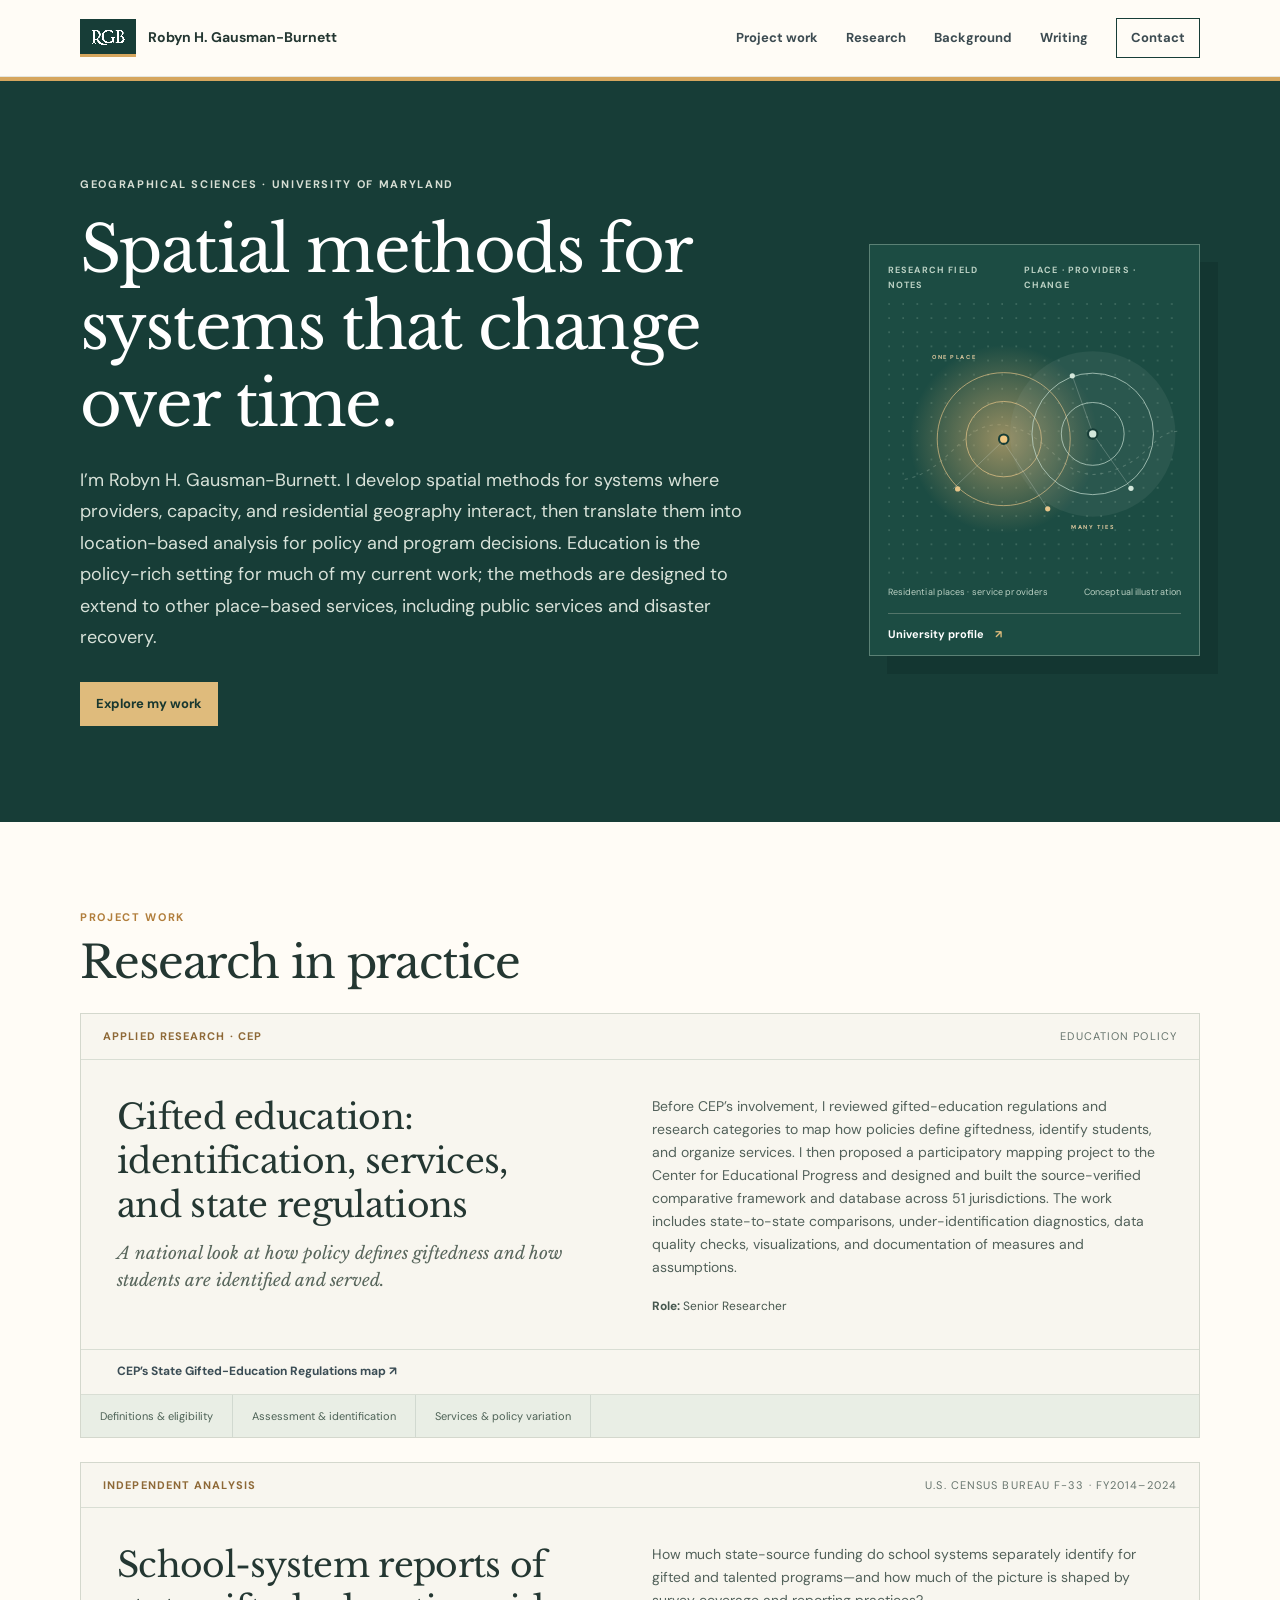
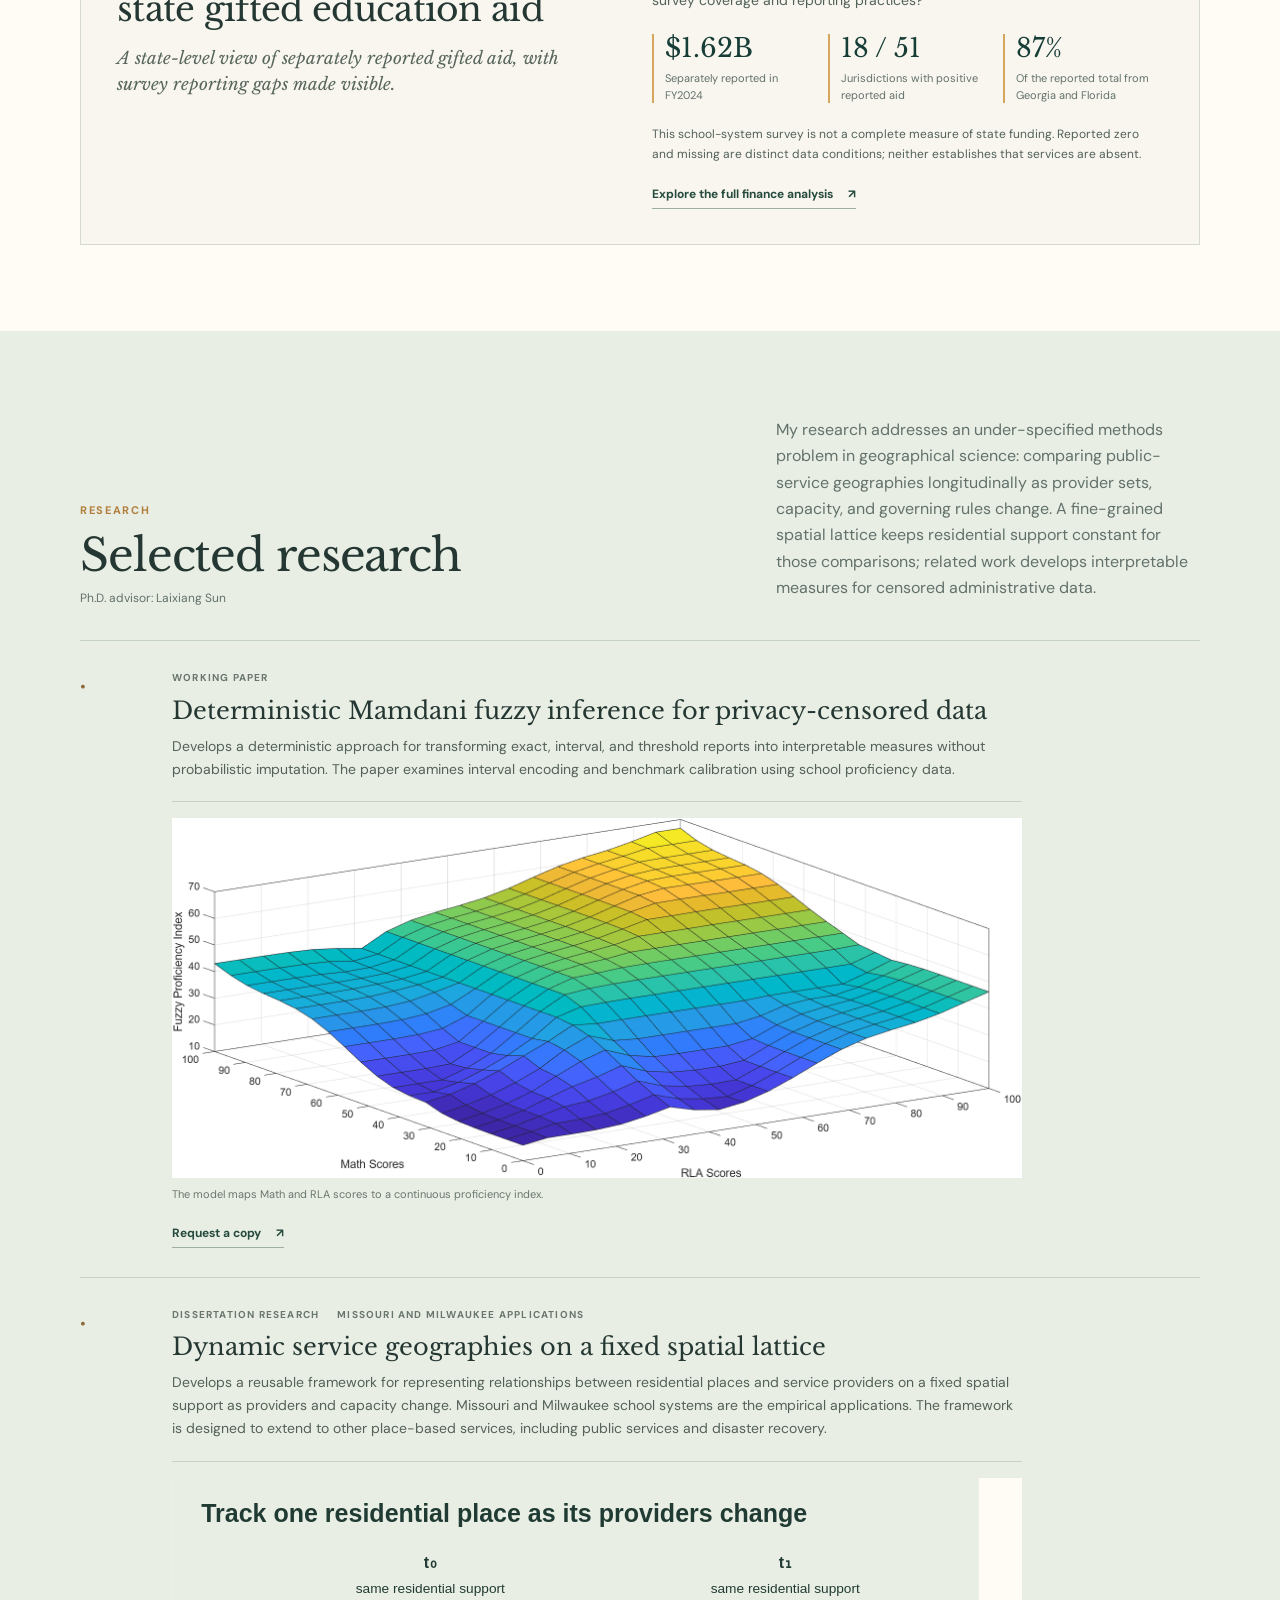
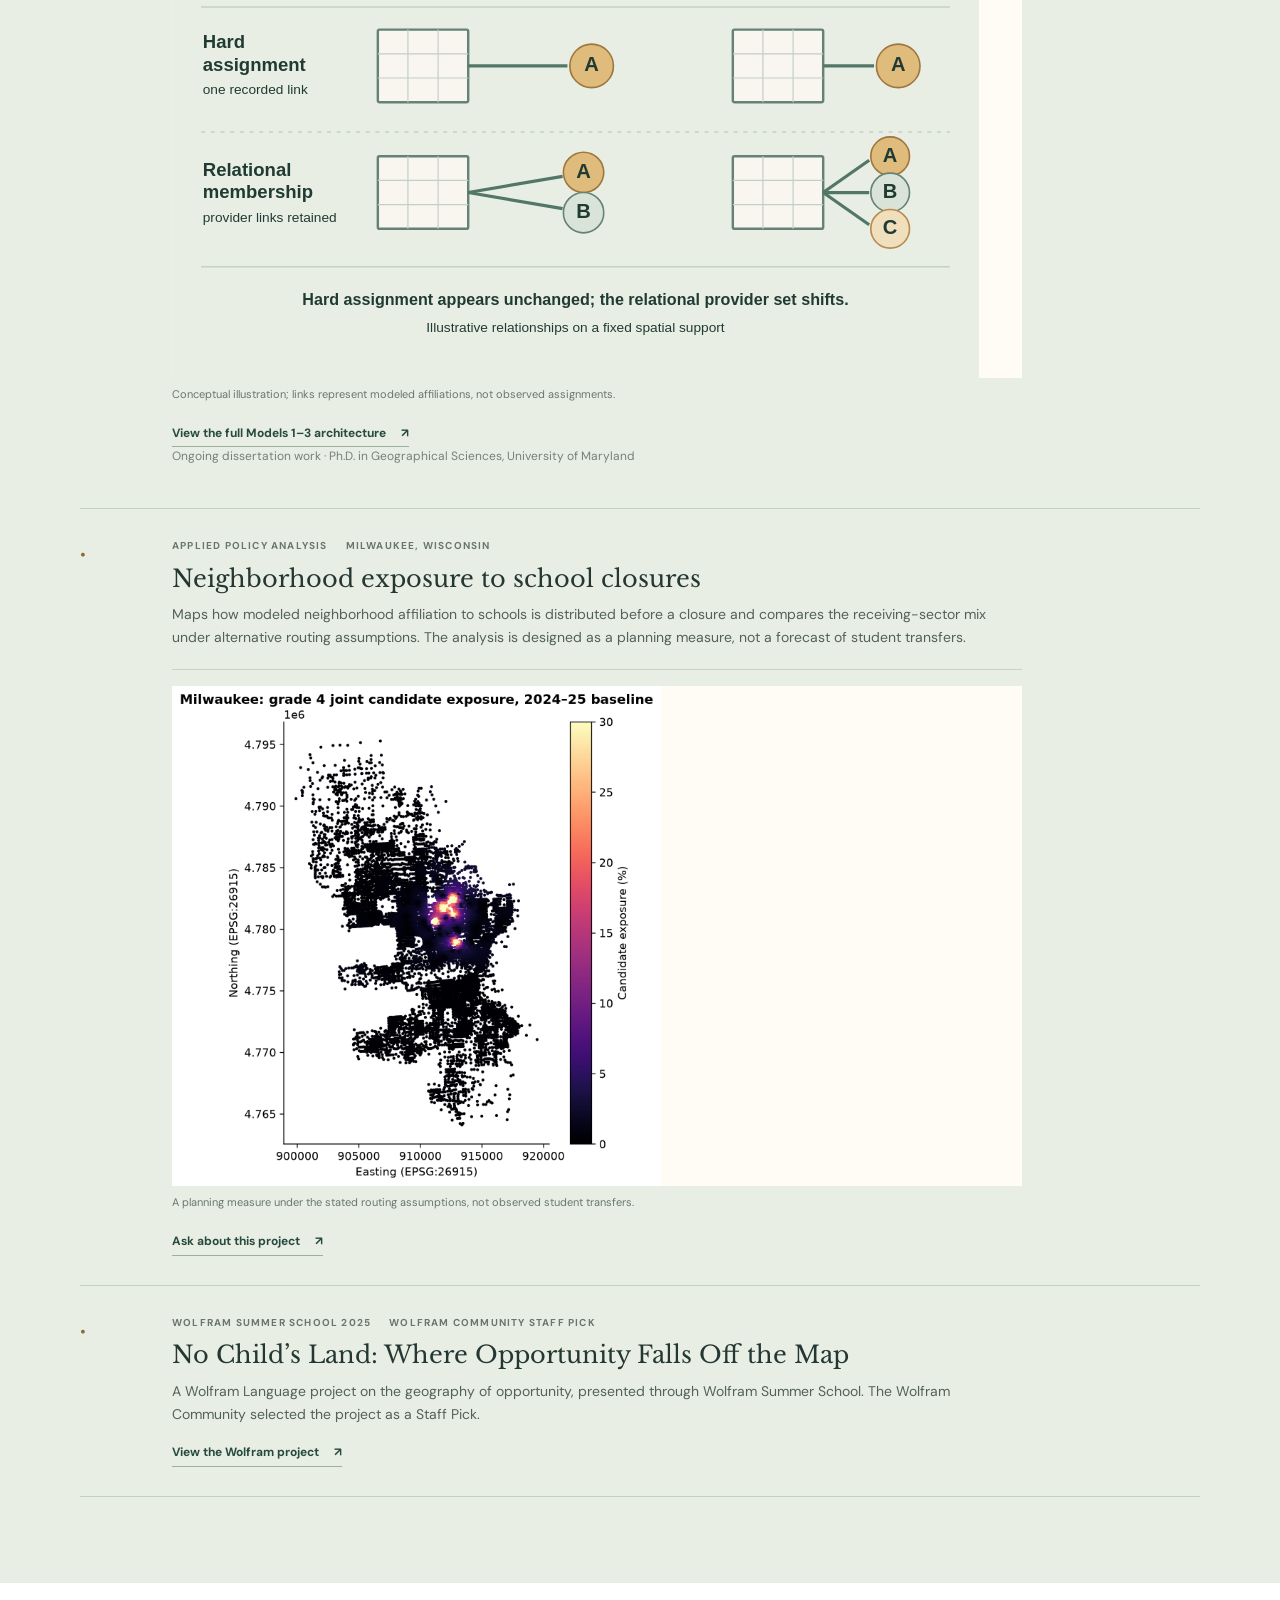
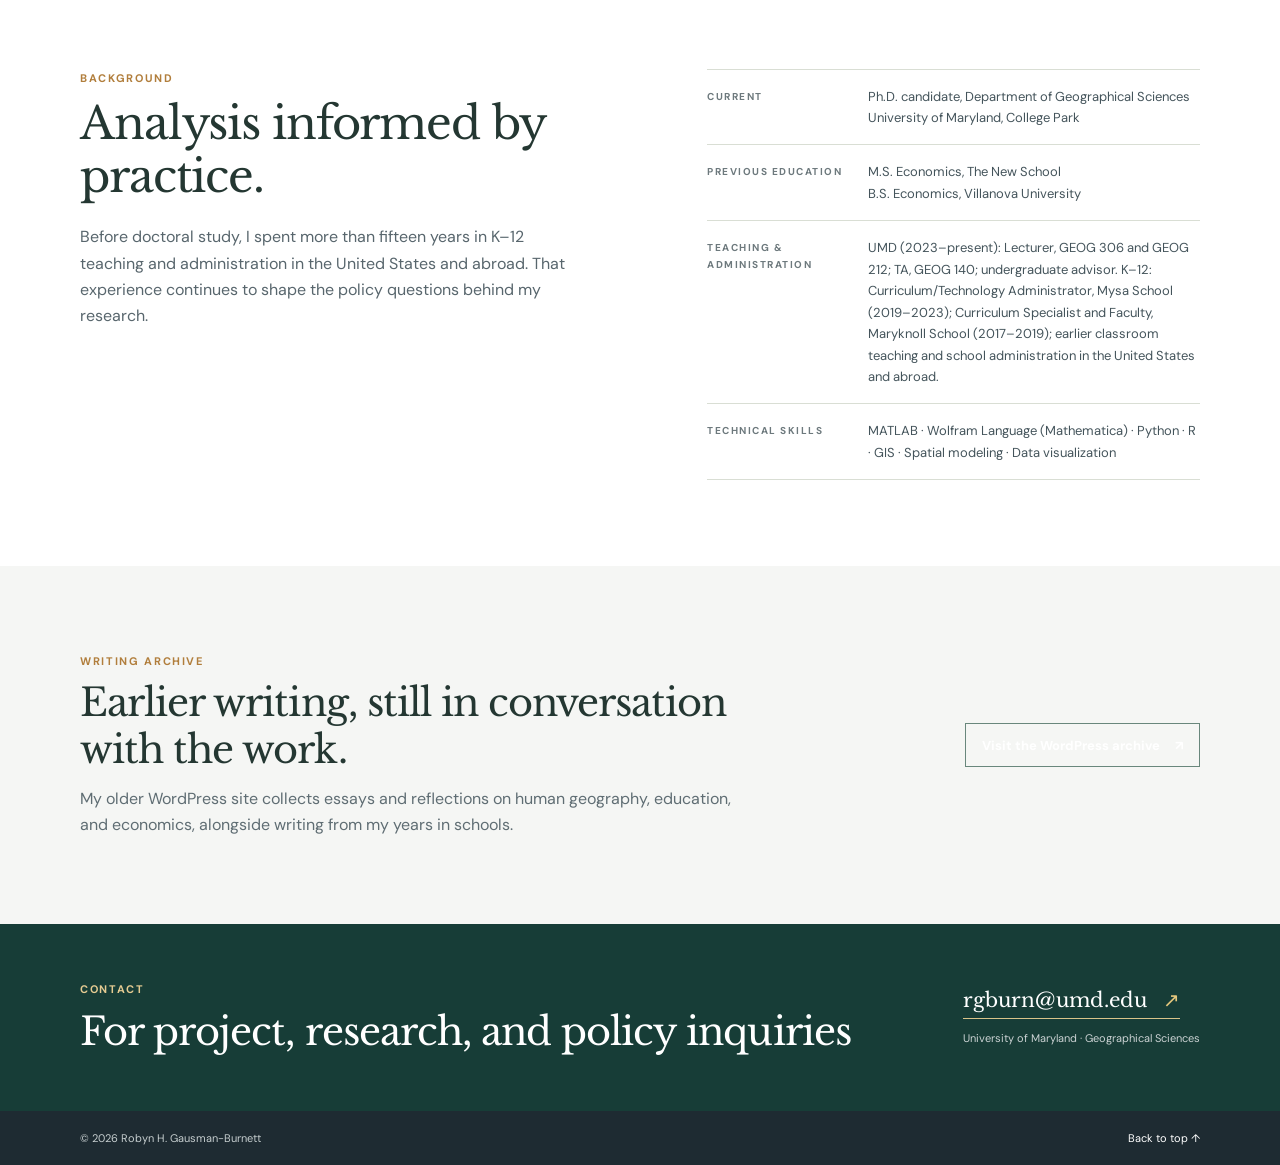
<file: index.html>
<!doctype html>
<html lang="en">
<head>
  <meta charset="utf-8">
  <meta name="viewport" content="width=device-width, initial-scale=1">
  <meta name="description" content="Robyn H. Gausman-Burnett's research portfolio: spatial methods for changing public-service geographies, location-based policy analysis, and applied education research.">
  <meta name="theme-color" content="#173d37">
  <link rel="icon" type="image/svg+xml" href="assets/favicon.svg">
  <link rel="preconnect" href="https://fonts.googleapis.com">
  <link rel="preconnect" href="https://fonts.gstatic.com" crossorigin>
  <link href="https://fonts.googleapis.com/css2?family=DM+Sans:wght@400;500;600;700&family=Libre+Baskerville:ital,wght@0,400;0,700;1,400&display=swap" rel="stylesheet">
  <title>Robyn H. Gausman-Burnett | Research & Applied Work</title>
  <link rel="stylesheet" href="styles.css">
</head>
<body>
  <a class="skip-link" href="#main">Skip to content</a>
  <header class="site-header">
    <div class="shell header-inner">
      <a class="brand" href="#top" aria-label="Robyn H. Gausman-Burnett, back to top"><span class="brand-mark"><img src="assets/RGBInitials.png" alt=""></span><span>Robyn H. Gausman-Burnett</span></a>
      <button class="menu-toggle" type="button" aria-label="Open navigation" aria-expanded="false" aria-controls="site-nav"><span></span><span></span><span></span></button>
      <nav class="site-nav" id="site-nav" aria-label="Main navigation">
        <a href="#projects">Project work</a><a href="#research">Research</a><a href="#background">Background</a><a href="#writing">Writing</a><a class="nav-contact" href="mailto:rgburn@umd.edu">Contact</a>
      </nav>
    </div>
  </header>
  <main id="main">
    <section class="intro" id="top">
      <div class="shell intro-grid">
        <div>
          <p class="eyebrow">Geographical Sciences · University of Maryland</p>
          <h1>Spatial methods for systems that change over time.</h1>
          <p class="intro-text">I’m Robyn H. Gausman-Burnett. I develop spatial methods for systems where providers, capacity, and residential geography interact, then translate them into location-based analysis for policy and program decisions. Education is the policy-rich setting for much of my current work; the methods are designed to extend to other place-based services, including public services and disaster recovery.</p>
          <div class="intro-links"><a class="button button-primary" href="#projects">Explore my work</a></div>
        </div>
        <div class="hero-visual" aria-label="Conceptual illustration of overlapping service fields and neighborhood places">
          <div class="visual-topline"><span>RESEARCH FIELD NOTES</span><span>PLACE · PROVIDERS · CHANGE</span></div>
          <svg viewBox="0 0 560 520" role="img" aria-label="Illustrative neighborhood grid connected to two overlapping service fields">
            <defs><pattern id="dotgrid" width="27" height="27" patternUnits="userSpaceOnUse"><circle cx="2" cy="2" r="1.4" fill="#aac7b8" opacity=".42"/></pattern><radialGradient id="glow"><stop offset="0" stop-color="#e3b775" stop-opacity=".62"/><stop offset="1" stop-color="#e3b775" stop-opacity="0"/></radialGradient></defs>
            <rect width="560" height="520" fill="url(#dotgrid)"/>
            <path d="M32 337C126 318 144 215 231 235s101 111 185 89 87-76 137-79" fill="none" stroke="#557c71" stroke-width="2" stroke-dasharray="6 9" opacity=".8"/>
            <circle cx="221" cy="260" r="180" fill="url(#glow)"/><circle cx="221" cy="260" r="127" fill="none" stroke="#e7c589" stroke-width="1.5" opacity=".85"/><circle cx="221" cy="260" r="72" fill="none" stroke="#e7c589" stroke-width="1.5" opacity=".9"/>
            <circle cx="391" cy="250" r="158" fill="#98ada3" opacity=".11"/><circle cx="391" cy="250" r="116" fill="none" stroke="#c6ddd0" stroke-width="1.5" opacity=".9"/><circle cx="391" cy="250" r="60" fill="none" stroke="#c6ddd0" stroke-width="1.5" opacity=".9"/>
            <circle cx="221" cy="260" r="9" fill="#f0c883" stroke="#173d37" stroke-width="4"/><circle cx="391" cy="250" r="9" fill="#d3e7db" stroke="#173d37" stroke-width="4"/>
            <circle cx="133" cy="355" r="5" fill="#e7c589"/><circle cx="305" cy="393" r="5" fill="#e7c589"/><circle cx="464" cy="354" r="5" fill="#d3e7db"/><circle cx="352" cy="139" r="5" fill="#d3e7db"/><path d="M124 355L216 267M305 393L224 270M464 354L397 258M352 139L388 240" stroke="#d8e4dc" stroke-width="1" opacity=".5"/>
            <text x="84" y="107" class="svg-label">ONE PLACE</text><text x="350" y="431" class="svg-label">MANY TIES</text>
          </svg>
          <div class="visual-bottomline"><span>Residential places · service providers</span><span>Conceptual illustration</span></div>
          <a class="hero-profile-link" href="https://geog.umd.edu/gradprofile/Gausman-Burnett/robyn" target="_blank" rel="noopener noreferrer">University profile <span aria-hidden="true">↗</span></a>
        </div>
      </div>
    </section>

    <section class="section projects" id="projects">
      <div class="shell">
        <div class="section-head project-section-head"><div><p class="section-label">Project work</p><h2>Research in practice</h2></div></div>
        <article class="project-feature">
          <div class="feature-top"><span class="status status-current">Applied research · CEP</span><span>Education policy</span></div>
          <div class="feature-main">
            <div><h3>Gifted education: identification, services, and state regulations</h3><p class="feature-deck">A national look at how policy defines giftedness and how students are identified and served.</p></div>
            <div class="feature-copy"><p>Before CEP’s involvement, I reviewed gifted-education regulations and research categories to map how policies define giftedness, identify students, and organize services. I then proposed a participatory mapping project to the Center for Educational Progress and designed and built the source-verified comparative framework and database across 51 jurisdictions. The work includes state-to-state comparisons, under-identification diagnostics, data quality checks, visualizations, and documentation of measures and assumptions.</p><p class="role-line"><strong>Role:</strong> Senior Researcher</p></div>
          </div>
          <div class="feature-links"><a href="https://educationprogress.org/tools/gt-regs" target="_blank" rel="noopener noreferrer">CEP’s State Gifted-Education Regulations map <span aria-hidden="true">↗</span></a></div>
          <div class="feature-bottom"><span>Definitions & eligibility</span><span>Assessment & identification</span><span>Services & policy variation</span></div>
        </article>
        <article class="project-feature finance-feature">
          <div class="feature-top"><span class="status status-current">Independent analysis</span><span>U.S. Census Bureau F-33 · FY2014–2024</span></div>
          <div class="feature-main">
            <div><h3>School-system reports of state gifted education aid</h3><p class="feature-deck">A state-level view of separately reported gifted aid, with survey reporting gaps made visible.</p></div>
            <div class="feature-copy">
              <p>How much state-source funding do school systems separately identify for gifted and talented programs—and how much of the picture is shaped by survey coverage and reporting practices?</p>
              <div class="finance-stats" aria-label="FY2024 reported gifted aid summary">
                <div class="finance-stat"><strong>$1.62B</strong><span>Separately reported in FY2024</span></div>
                <div class="finance-stat"><strong>18 / 51</strong><span>Jurisdictions with positive reported aid</span></div>
                <div class="finance-stat"><strong>87%</strong><span>Of the reported total from Georgia and Florida</span></div>
              </div>
              <p class="finance-caveat">This school-system survey is not a complete measure of state funding. Reported zero and missing are distinct data conditions; neither establishes that services are absent.</p>
              <a class="text-link" href="gifted-finance.html">Explore the full finance analysis <span aria-hidden="true">↗</span></a>
            </div>
          </div>
        </article>
      </div>
    </section>

    <section class="section research" id="research">
      <div class="shell">
        <div class="section-head"><div><p class="section-label">Research</p><h2>Selected research</h2><p class="research-advisor">Ph.D. advisor: Laixiang Sun</p></div><p>My research addresses an under-specified methods problem in geographical science: comparing public-service geographies longitudinally as provider sets, capacity, and governing rules change. A fine-grained spatial lattice keeps residential support constant for those comparisons; related work develops interpretable measures for censored administrative data.</p></div>
        <div class="work-list">
          <article class="work-item">
            <div class="work-index" aria-hidden="true">•</div><div class="work-body"><div class="work-meta"><span>Working paper</span></div><h3>Deterministic Mamdani fuzzy inference for privacy-censored data</h3><p>Develops a deterministic approach for transforming exact, interval, and threshold reports into interpretable measures without probabilistic imputation. The paper examines interval encoding and benchmark calibration using school proficiency data.</p><figure class="work-figure"><img src="assets/FPI-construction-field.png" alt="Fuzzy Proficiency Index surface over Math Scores and RLA Scores, showing the output of the Mamdani fuzzy inference system across input combinations."><figcaption>The model maps Math and RLA scores to a continuous proficiency index.</figcaption></figure><a class="text-link" href="mailto:rgburn@umd.edu?subject=Request%20for%20the%20fuzzy%20inference%20working%20paper">Request a copy <span aria-hidden="true">↗</span></a></div>
          </article>
          <article class="work-item">
            <div class="work-index" aria-hidden="true">•</div><div class="work-body"><div class="work-meta"><span>Dissertation research</span><span>Missouri and Milwaukee applications</span></div><h3>Dynamic service geographies on a fixed spatial lattice</h3><p>Develops a reusable framework for representing relationships between residential places and service providers on a fixed spatial support as providers and capacity change. Missouri and Milwaukee school systems are the empirical applications. The framework is designed to extend to other place-based services, including public services and disaster recovery.</p><figure class="work-figure"><img src="assets/relational-membership-comparison.svg" alt="Conceptual comparison over two time points. Hard assignment links the same residential block to provider A at both times and records no change. Relational membership retains links to providers A and B at the first time point and A, B, and C at the second, revealing a change in provider set and internal structure."><figcaption>Conceptual illustration; links represent modeled affiliations, not observed assignments.</figcaption></figure><a class="text-link" href="assets/spatial-lattice-architecture.png" target="_blank" rel="noopener noreferrer">View the full Models 1–3 architecture <span aria-hidden="true">↗</span></a><p class="work-note">Ongoing dissertation work · Ph.D. in Geographical Sciences, University of Maryland</p></div>
          </article>
          <article class="work-item">
            <div class="work-index" aria-hidden="true">•</div><div class="work-body"><div class="work-meta"><span>Applied policy analysis</span><span>Milwaukee, Wisconsin</span></div><h3>Neighborhood exposure to school closures</h3><p>Maps how modeled neighborhood affiliation to schools is distributed before a closure and compares the receiving-sector mix under alternative routing assumptions. The analysis is designed as a planning measure, not a forecast of student transfers.</p><figure class="work-figure"><img src="assets/MKE_08_joint_candidate_map.png" alt="Milwaukee map of modeled grade 4 joint candidate exposure for the 2024–25 baseline, with higher exposure shown in brighter colors."><figcaption>A planning measure under the stated routing assumptions, not observed student transfers.</figcaption></figure><a class="text-link" href="mailto:rgburn@umd.edu?subject=Milwaukee%20research">Ask about this project <span aria-hidden="true">↗</span></a></div>
          </article>
          <article class="work-item">
            <div class="work-index" aria-hidden="true">•</div><div class="work-body"><div class="work-meta"><span>Wolfram Summer School 2025</span><span>Wolfram Community Staff Pick</span></div><h3>No Child’s Land: Where Opportunity Falls Off the Map</h3><p>A Wolfram Language project on the geography of opportunity, presented through Wolfram Summer School. The Wolfram Community selected the project as a Staff Pick.</p><a class="text-link" href="https://community.wolfram.com/groups/-/m/t/3497120" target="_blank" rel="noopener noreferrer">View the Wolfram project <span aria-hidden="true">↗</span></a></div>
          </article>
        </div>
      </div>
    </section>

    <section class="section background" id="background">
      <div class="shell background-grid">
        <div><p class="section-label">Background</p><h2>Analysis informed by practice.</h2><p>Before doctoral study, I spent more than fifteen years in K–12 teaching and administration in the United States and abroad. That experience continues to shape the policy questions behind my research.</p></div>
        <div class="background-details">
          <div><span class="detail-label">Current</span><p>Ph.D. candidate, Department of Geographical Sciences<br>University of Maryland, College Park</p></div>
          <div><span class="detail-label">Previous education</span><p>M.S. Economics, The New School<br>B.S. Economics, Villanova University</p></div>
          <div><span class="detail-label">Teaching & administration</span><p>UMD (2023–present): Lecturer, GEOG 306 and GEOG 212; TA, GEOG 140; undergraduate advisor. K–12: Curriculum/Technology Administrator, Mysa School (2019–2023); Curriculum Specialist and Faculty, Maryknoll School (2017–2019); earlier classroom teaching and school administration in the United States and abroad.</p></div>
          <div><span class="detail-label">Technical skills</span><p>MATLAB · Wolfram Language (Mathematica) · Python · R · GIS · Spatial modeling · Data visualization</p></div>
        </div>
      </div>
    </section>

    <section class="section writing" id="writing">
      <div class="shell writing-inner"><div><p class="section-label">Writing archive</p><h2>Earlier writing, still in conversation with the work.</h2><p>My older WordPress site collects essays and reflections on human geography, education, and economics, alongside writing from my years in schools.</p></div><a class="button button-secondary" href="https://oysteinsevag.wordpress.com/" target="_blank" rel="noopener noreferrer">Visit the WordPress archive <span aria-hidden="true">↗</span></a></div>
    </section>

    <section class="contact" id="contact"><div class="shell contact-inner"><div><p class="section-label section-label-light">Contact</p><h2>For project, research, and policy inquiries</h2></div><div><a class="email-link" href="mailto:rgburn@umd.edu">rgburn@umd.edu <span aria-hidden="true">↗</span></a><p>University of Maryland · Geographical Sciences</p></div></div></section>
  </main>
  <footer class="site-footer"><div class="shell footer-inner"><span>© <span id="year">2026</span> Robyn H. Gausman-Burnett</span><a href="#top">Back to top ↑</a></div></footer>
  <script src="script.js"></script>
</body>
</html>
</file>
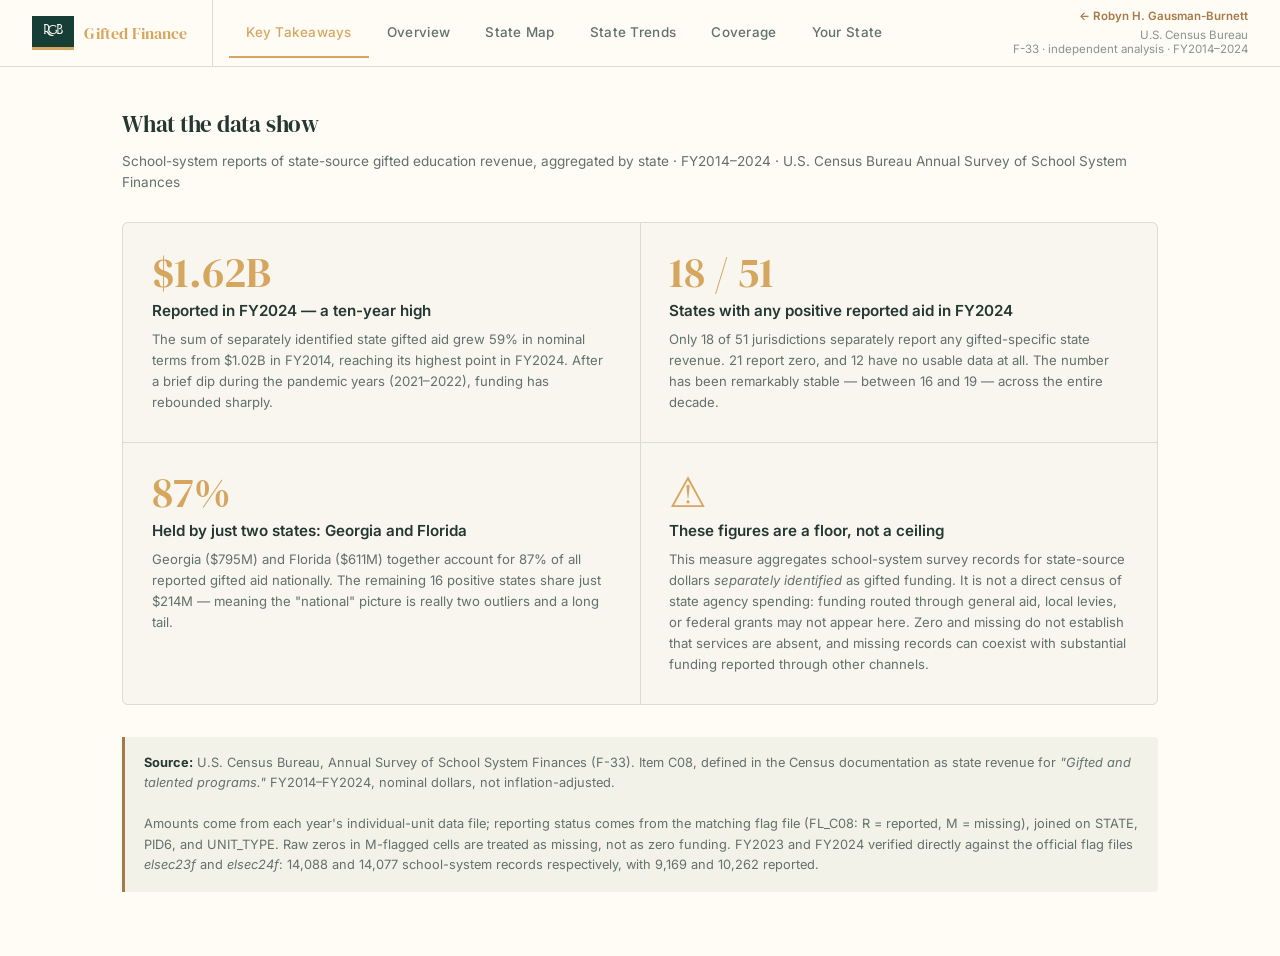
<file: gifted-finance.html>
<!DOCTYPE html>
<html lang="en">
<head>
<meta charset="UTF-8">
<meta name="viewport" content="width=device-width, initial-scale=1, viewport-fit=cover">
<title>State Gifted-Education Finance · FY2014–2024 · Robyn H. Gausman-Burnett</title>
<meta name="description" content="An interactive analysis of separately reported state gifted aid and reporting gaps in U.S. Census school-system finance data, FY2014–2024.">
<meta name="theme-color" content="#173d37">
<meta property="og:type" content="article">
<meta property="og:title" content="State Gifted-Education Finance · FY2014–2024">
<meta property="og:description" content="Separately reported state gifted aid, reporting gaps, and state-level trends in U.S. Census F-33 data.">
<meta property="og:image" content="assets/og-card.svg">
<meta name="twitter:card" content="summary_large_image">
<link rel="icon" type="image/svg+xml" href="assets/favicon.svg">
<link rel="preconnect" href="https://fonts.googleapis.com">
<link rel="stylesheet" href="https://fonts.googleapis.com/css2?family=Inter:wght@300;400;500;600&family=DM+Serif+Display:ital@0;1&display=swap">
<style>
@font-face { font-family: 'Brand'; src: url('assets/Brand.woff') format('woff'); font-style: normal; font-weight: 400; font-display: swap; }
:root {
  --bg: #fffcf6;
  --surface: #f8f6ef;
  --surface2: #f3f2e9;
  --border: #d9ded4;
  --gold: #d6a65e;
  --gold-dim: #a67945;
  --blue-soft: #557c71;
  --zero: #9aab9f;
  --missing: #e5e8e1;
  --text: #243732;
  --text-dim: #62716b;
  --text-muted: #87958c;
  --accent: #d6a65e;
  --positive: #d6a65e;
  --negative: #b84f49;
  color-scheme: light;
}

*, *::before, *::after { box-sizing: border-box; margin: 0; padding: 0; }

body {
  font-family: 'Inter', sans-serif;
  background: var(--bg);
  color: var(--text);
  min-height: 100vh;
  font-size: 15px;
  line-height: 1.55;
}

/* ---- Nav ---- */
nav {
  position: sticky;
  top: 0;
  z-index: 100;
  background: var(--bg);
  border-bottom: 1px solid var(--border);
  display: flex;
  align-items: center;
  gap: 0;
  padding: 0 2rem;
}
.nav-logo {
  display: flex;
  align-items: center;
  gap: 0.65rem;
  font-family: 'DM Serif Display', serif;
  font-size: 1rem;
  color: var(--gold);
  padding: 1rem 1.5rem 1rem 0;
  border-right: 1px solid var(--border);
  margin-right: 1rem;
  white-space: nowrap;
  letter-spacing: 0.01em;
}
.nav-monogram { display:inline-grid;place-items:center;width:42px;height:34px;background:#173d37;color:#fffcf6;border-bottom:3px solid var(--gold);font:400 0.82rem 'Brand',Georgia,serif;letter-spacing:-0.12em;padding-right:0.12em; }
.nav-source a { display:inline-block;color:var(--gold-dim);text-decoration:none;font-weight:600;margin-bottom:0.25rem; }
.nav-source a:hover { text-decoration:underline; }
.nav-tabs { display: flex; gap: 0; }
.nav-tab {
  background: none;
  border: none;
  color: var(--text-dim);
  padding: 1rem 1.1rem;
  font-family: 'Inter', sans-serif;
  font-size: 0.84rem;
  font-weight: 500;
  cursor: pointer;
  border-bottom: 2px solid transparent;
  transition: color 0.15s, border-color 0.15s;
  white-space: nowrap;
  letter-spacing: 0.02em;
}
.nav-tab:hover { color: var(--text); }
.nav-tab.active { color: var(--gold); border-bottom-color: var(--gold); }
.nav-source {
  margin-left: auto;
  font-size: 0.72rem;
  color: var(--text-muted);
  line-height: 1.3;
  text-align: right;
}
@media (max-width: 1180px) {
  nav {
    display: grid;
    grid-template-columns: 1fr auto;
    padding: 0 1rem;
  }
  .nav-logo { grid-column: 1; grid-row: 1; border-right: 0; margin: 0; }
  .nav-source { grid-column: 2; grid-row: 1; margin: 0; }
  .nav-tabs {
    grid-column: 1 / -1;
    grid-row: 2;
    overflow-x: auto;
    min-width: 0;
    scrollbar-width: thin;
    border-top: 1px solid var(--border);
  }
  .nav-tab { padding: 0.75rem 1rem; }
}

/* ---- Sections ---- */
.section { display: none; padding: 2.5rem 2rem 4rem; max-width: 1100px; margin: 0 auto; }
.section.active { display: block; }

/* ---- Overview ---- */
.overview-hero {
  display: grid;
  grid-template-columns: 1fr 1fr 1fr;
  gap: 1px;
  background: var(--border);
  border: 1px solid var(--border);
  border-radius: 6px;
  overflow: hidden;
  margin-bottom: 2.5rem;
}
.stat-cell {
  background: var(--surface);
  padding: 2rem 1.8rem;
}
.stat-num {
  font-family: 'DM Serif Display', serif;
  font-size: 3rem;
  color: var(--gold);
  line-height: 1;
  margin-bottom: 0.3rem;
}
.stat-label {
  font-size: 0.8rem;
  color: var(--text-dim);
  font-weight: 400;
  line-height: 1.4;
}
.stat-sub {
  margin-top: 0.5rem;
  font-size: 0.75rem;
  color: var(--text-muted);
}

.section-heading {
  font-family: 'DM Serif Display', serif;
  font-size: 1.45rem;
  font-weight: 400;
  margin-bottom: 1.2rem;
  color: var(--text);
  letter-spacing: -0.01em;
}

.caution-box {
  background: var(--surface2);
  border-left: 3px solid var(--gold-dim);
  border-radius: 0 4px 4px 0;
  padding: 1rem 1.2rem;
  font-size: 0.8rem;
  color: var(--text-dim);
  line-height: 1.6;
  margin-bottom: 2rem;
}
.caution-box strong { color: var(--text); }

/* ---- Trend chart ---- */
.chart-area {
  background: var(--surface);
  border: 1px solid var(--border);
  border-radius: 6px;
  padding: 1.5rem;
  margin-bottom: 2rem;
  min-width: 0;
}
#trend-svg { display: block; width: 100%; max-width: 100%; overflow: hidden; }
.chart-title {
  font-size: 0.78rem;
  font-weight: 600;
  color: var(--text-dim);
  text-transform: uppercase;
  letter-spacing: 0.08em;
  margin-bottom: 1.2rem;
}
svg text { font-family: 'Inter', sans-serif; }

/* ---- Map ---- */
.map-wrap {
  background: var(--surface);
  border: 1px solid var(--border);
  border-radius: 6px;
  overflow: hidden;
  margin-bottom: 1.5rem;
}
.map-controls {
  display: flex;
  align-items: center;
  gap: 1rem;
  padding: 1rem 1.2rem;
  border-bottom: 1px solid var(--border);
  flex-wrap: wrap;
}
.map-controls label { font-size: 0.8rem; color: var(--text-dim); }
.year-slider {
  -webkit-appearance: none;
  appearance: none;
  width: 200px;
  height: 3px;
  background: var(--border);
  border-radius: 2px;
  outline: none;
}
.year-slider::-webkit-slider-thumb {
  -webkit-appearance: none;
  width: 14px; height: 14px;
  border-radius: 50%;
  background: var(--gold);
  cursor: pointer;
}
.year-display {
  font-family: 'DM Serif Display', serif;
  font-size: 1.1rem;
  color: var(--gold);
  min-width: 3rem;
}
.map-legend {
  display: flex;
  gap: 1.5rem;
  padding: 0.8rem 1.2rem;
  border-top: 1px solid var(--border);
  font-size: 0.75rem;
  color: var(--text-dim);
  flex-wrap: wrap;
}
.legend-item { display: flex; align-items: center; gap: 0.4rem; }
.legend-swatch {
  width: 12px; height: 12px; border-radius: 2px; flex-shrink: 0;
}
.legend-swatch.funding-scale { width: 72px; }
#us-map-svg { width: 100%; display: block; }
.state-path { transition: opacity 0.2s; cursor: pointer; }
.state-path:hover { opacity: 0.8; }
.state-tooltip {
  position: fixed;
  background: var(--surface);
  border: 1px solid var(--border);
  border-radius: 4px;
  padding: 0.6rem 0.9rem;
  font-size: 0.78rem;
  pointer-events: none;
  z-index: 200;
  display: none;
  min-width: 160px;
}
.state-tooltip .tt-name { font-weight: 600; color: var(--text); margin-bottom: 0.2rem; }
.state-tooltip .tt-val { color: var(--gold); font-size: 0.85rem; }
.state-tooltip .tt-status { color: var(--text-muted); font-size: 0.72rem; }

/* ---- State table ---- */
.state-table-wrap {
  background: var(--surface);
  border: 1px solid var(--border);
  border-radius: 6px;
  overflow: hidden;
  margin-bottom: 2rem;
}
.state-table-header {
  display: grid;
  grid-template-columns: 2fr 1.5fr 1.5fr 1fr;
  padding: 0.65rem 1.2rem;
  background: var(--surface2);
  border-bottom: 1px solid var(--border);
  font-size: 0.72rem;
  font-weight: 600;
  color: var(--text-muted);
  text-transform: uppercase;
  letter-spacing: 0.06em;
}
.state-table-row {
  display: grid;
  grid-template-columns: 2fr 1.5fr 1.5fr 1fr;
  padding: 0.6rem 1.2rem;
  border-bottom: 1px solid var(--border);
  font-size: 0.82rem;
  transition: background 0.1s;
}
.state-table-row:last-child { border-bottom: none; }
.state-table-row:hover { background: var(--surface2); }
.state-table-row .state-name { color: var(--text); font-weight: 500; }
.state-table-row .val-positive { color: var(--gold-dim); font-weight: 600; }
.state-table-row .val-zero { color: var(--text-dim); }
.state-table-row .val-missing { color: var(--text-muted); font-style: italic; }
.badge {
  display: inline-block;
  padding: 0.1rem 0.45rem;
  border-radius: 3px;
  font-size: 0.68rem;
  font-weight: 600;
  letter-spacing: 0.04em;
}
.badge-positive { background: #f3e7d2; color: #795423; }
.badge-zero { background: #e4ece6; color: #3e6256; }
.badge-missing { background: #edf0ec; color: #63736a; }

/* ---- Trends tab ---- */
.sparkline-grid {
  display: grid;
  grid-template-columns: repeat(auto-fill, minmax(260px, 1fr));
  gap: 1px;
  background: var(--border);
  border: 1px solid var(--border);
  border-radius: 6px;
  overflow: hidden;
}
.sparkline-cell {
  background: var(--surface);
  padding: 1rem 1.2rem;
}
.sparkline-cell .sc-name { font-size: 0.8rem; font-weight: 600; color: var(--text); margin-bottom: 0.15rem; }
.sparkline-cell .sc-latest { font-size: 1.15rem; font-family: 'DM Serif Display', serif; color: var(--gold); }
.sparkline-cell .sc-change { font-size: 0.72rem; color: var(--text-muted); margin-bottom: 0.5rem; }
.sparkline-cell svg { display: block; width: 100%; }

/* ---- Coverage tab ---- */
.coverage-grid {
  display: grid;
  grid-template-columns: 1fr 1fr;
  gap: 1.5rem;
  margin-bottom: 2rem;
}
.coverage-bar-row {
  display: flex;
  align-items: center;
  gap: 0.8rem;
  margin-bottom: 0.6rem;
  font-size: 0.8rem;
}
.coverage-bar-row .yr { color: var(--text-dim); width: 2.5rem; flex-shrink: 0; }
.bar-track { flex: 1; height: 20px; background: var(--surface2); border-radius: 2px; overflow: hidden; display: flex; }
.bar-seg { height: 100%; transition: width 0.3s; }
.bar-pos { background: var(--gold); }
.bar-zero { background: var(--zero); }
.bar-miss { background: var(--missing); border-left: 1px solid var(--border); }
.bar-val { min-width: 2rem; color: var(--text-dim); font-size: 0.72rem; text-align: right; }

/* ---- Key Takeaways ---- */
.takeaway-grid {
  display: grid;
  grid-template-columns: 1fr 1fr;
  gap: 1px;
  background: var(--border);
  border: 1px solid var(--border);
  border-radius: 6px;
  overflow: hidden;
  margin-bottom: 2rem;
}
.takeaway-card {
  background: var(--surface);
  padding: 1.8rem;
}
.takeaway-num {
  font-family: 'DM Serif Display', serif;
  font-size: 2.6rem;
  color: var(--gold);
  line-height: 1;
  margin-bottom: 0.5rem;
}
.takeaway-headline {
  font-size: 0.95rem;
  font-weight: 600;
  color: var(--text);
  margin-bottom: 0.5rem;
  line-height: 1.3;
}
.takeaway-body {
  font-size: 0.82rem;
  color: var(--text-dim);
  line-height: 1.6;
}
.wi-callout {
  background: var(--surface2);
  border: 1px solid var(--border);
  border-left: 3px solid var(--gold);
  border-radius: 0 6px 6px 0;
  padding: 1.2rem 1.4rem;
  margin-bottom: 2rem;
}
.wi-callout .wi-flag { font-size: 1.1rem; margin-bottom: 0.3rem; }
.wi-callout strong { color: var(--text); font-size: 0.88rem; }
.wi-callout p { font-size: 0.82rem; color: var(--text-dim); margin-top: 0.3rem; line-height: 1.6; }

/* ---- State Lookup ---- */
.lookup-wrap {
  background: var(--surface);
  border: 1px solid var(--border);
  border-radius: 6px;
  overflow: hidden;
  margin-bottom: 1.5rem;
}
.lookup-search {
  display: flex;
  align-items: center;
  gap: 0.8rem;
  padding: 1rem 1.2rem;
  border-bottom: 1px solid var(--border);
}
.lookup-input {
  flex: 1;
  background: var(--surface2);
  border: 1px solid var(--border);
  border-radius: 4px;
  padding: 0.55rem 0.9rem;
  font-family: 'Inter', sans-serif;
  font-size: 0.9rem;
  color: var(--text);
  outline: none;
}
.lookup-input:focus { border-color: var(--gold); }
.lookup-input::placeholder { color: var(--text-muted); }
.lookup-suggestions {
  position: absolute;
  background: var(--surface);
  border: 1px solid var(--border);
  border-radius: 4px;
  z-index: 50;
  max-height: 200px;
  overflow-y: auto;
  width: 300px;
  display: none;
}
.lookup-sugg-item {
  padding: 0.5rem 0.9rem;
  font-size: 0.85rem;
  cursor: pointer;
  color: var(--text-dim);
}
.lookup-sugg-item:hover { background: var(--surface2); color: var(--text); }
.lookup-result { padding: 1.5rem; }
.lookup-state-name {
  font-family: 'DM Serif Display', serif;
  font-size: 1.6rem;
  color: var(--text);
  margin-bottom: 0.3rem;
}
.lookup-status-badge {
  display: inline-block;
  padding: 0.2rem 0.6rem;
  border-radius: 3px;
  font-size: 0.75rem;
  font-weight: 600;
  margin-bottom: 1rem;
}
.lookup-trend-row {
  display: flex;
  gap: 0.4rem;
  align-items: flex-end;
  margin-bottom: 1.2rem;
  flex-wrap: wrap;
}
.lookup-year-col { display: flex; flex-direction: column; align-items: center; gap: 0.2rem; }
.lookup-bar-wrap { width: 28px; height: 80px; display: flex; align-items: flex-end; justify-content: center; }
.lookup-bar {
  width: 20px;
  border-radius: 2px 2px 0 0;
  transition: background 0.2s;
}
.lookup-yr-label { font-size: 0.62rem; color: var(--text-muted); }
.lookup-note { font-size: 0.8rem; color: var(--text-dim); line-height: 1.6; }
.lookup-empty { padding: 2rem 1.5rem; color: var(--text-muted); font-size: 0.88rem; }

/* Responsive */
@media (max-width: 640px) {
  .takeaway-grid { grid-template-columns: 1fr; }

  .overview-hero { grid-template-columns: 1fr; }
  .coverage-grid { grid-template-columns: 1fr; }
  .state-table-header, .state-table-row { grid-template-columns: 2fr 1.5fr 1fr; }
  .state-table-header div:nth-child(3), .state-table-row div:nth-child(3) { display: none; }
  nav { padding: 0 0.8rem; }
  .nav-source { max-width: 145px; font-size: 0.65rem; }
  .nav-source br { display: none; }
  .nav-source a { margin: 0; }
  .nav-logo { padding: 0.7rem 0; font-size: 0.9rem; }
  .nav-tab { font-size: 0.78rem; }
  .section { padding: 1.5rem 1rem 3rem; }
}
.state-year-figure{margin:0 auto 2.5rem;padding:1rem;background:var(--surface);border:1px solid var(--border);border-radius:6px;max-width:800px;min-width:0}.state-year-figure img{display:block;width:100%;max-width:100%;height:auto}.state-year-figure figcaption{padding:0.8rem 0.2rem 0;color:var(--text-dim);font-size:0.76rem;line-height:1.55}.state-year-figure figcaption a{color:var(--gold-dim);font-weight:600}</style>
</head>
<body>

<nav>
  <div class="nav-logo"><span class="nav-monogram">RGB</span><span>Gifted Finance</span></div>
  <div class="nav-tabs">
    <button class="nav-tab active" onclick="showTab('takeaways')">Key Takeaways</button>
    <button class="nav-tab" onclick="showTab('overview')">Overview</button>
    <button class="nav-tab" onclick="showTab('map')">State Map</button>
    <button class="nav-tab" onclick="showTab('trends')">State Trends</button>
    <button class="nav-tab" onclick="showTab('coverage')">Coverage</button>
    <button class="nav-tab" onclick="showTab('lookup')">Your State</button>
  </div>
  <div class="nav-source"><a href="index.html#projects">← Robyn H. Gausman-Burnett</a><br>U.S. Census Bureau<br>F-33 · independent analysis · FY2014–2024</div>
</nav>

<div class="state-tooltip" id="tooltip">
  <div class="tt-name" id="tt-name"></div>
  <div class="tt-val" id="tt-val"></div>
  <div class="tt-status" id="tt-status"></div>
</div>

<!-- KEY TAKEAWAYS -->
<section class="section active" id="tab-takeaways">
  <h2 class="section-heading" style="margin-bottom:0.5rem;">What the data show</h2>
  <p style="font-size:0.85rem;color:var(--text-dim);margin-bottom:1.8rem;">School-system reports of state-source gifted education revenue, aggregated by state · FY2014–2024 · U.S. Census Bureau Annual Survey of School System Finances</p>
  <div class="takeaway-grid">
    <div class="takeaway-card">
      <div class="takeaway-num">$1.62B</div>
      <div class="takeaway-headline">Reported in FY2024 — a ten-year high</div>
      <div class="takeaway-body">The sum of separately identified state gifted aid grew 59% in nominal terms from $1.02B in FY2014, reaching its highest point in FY2024. After a brief dip during the pandemic years (2021–2022), funding has rebounded sharply.</div>
    </div>
    <div class="takeaway-card">
      <div class="takeaway-num">18 / 51</div>
      <div class="takeaway-headline">States with any positive reported aid in FY2024</div>
      <div class="takeaway-body">Only 18 of 51 jurisdictions separately report any gifted-specific state revenue. 21 report zero, and 12 have no usable data at all. The number has been remarkably stable — between 16 and 19 — across the entire decade.</div>
    </div>
    <div class="takeaway-card">
      <div class="takeaway-num">87%</div>
      <div class="takeaway-headline">Held by just two states: Georgia and Florida</div>
      <div class="takeaway-body">Georgia ($795M) and Florida ($611M) together account for 87% of all reported gifted aid nationally. The remaining 16 positive states share just $214M — meaning the "national" picture is really two outliers and a long tail.</div>
    </div>
    <div class="takeaway-card">
      <div class="takeaway-num">⚠</div>
      <div class="takeaway-headline">These figures are a floor, not a ceiling</div>
      <div class="takeaway-body">This measure aggregates school-system survey records for state-source dollars <em>separately identified</em> as gifted funding. It is not a direct census of state agency spending: funding routed through general aid, local levies, or federal grants may not appear here. Zero and missing do not establish that services are absent, and missing records can coexist with substantial funding reported through other channels.</div>
    </div>
  </div>
  <div class="caution-box" style="margin-bottom:0;">
    <strong>Source:</strong> U.S. Census Bureau, Annual Survey of School System Finances (F-33). Item C08, defined in the Census documentation as state revenue for <em>"Gifted and talented programs."</em> FY2014–FY2024, nominal dollars, not inflation-adjusted.
    <br><br>
    Amounts come from each year's individual-unit data file; reporting status comes from the matching flag file (FL_C08: R = reported, M = missing), joined on STATE, PID6, and UNIT_TYPE. Raw zeros in M-flagged cells are treated as missing, not as zero funding. FY2023 and FY2024 verified directly against the official flag files <em>elsec23f</em> and <em>elsec24f</em>: 14,088 and 14,077 school-system records respectively, with 9,169 and 10,262 reported.
  </div>
</section>

<!-- OVERVIEW -->
<section class="section" id="tab-overview">
  <div class="overview-hero">
    <div class="stat-cell">
      <div class="stat-num">$1.62B</div>
      <div class="stat-label">Total separately reported state gifted aid, FY2024</div>
      <div class="stat-sub">Up 59% nominally from $1.02B in FY2014</div>
    </div>
    <div class="stat-cell">
      <div class="stat-num">18</div>
      <div class="stat-label">States with any positive separately reported gifted aid in FY2024</div>
      <div class="stat-sub">12 states missing all records · 21 reporting zero</div>
    </div>
    <div class="stat-cell">
      <div class="stat-num">87%</div>
      <div class="stat-label">Share of FY2024 total held by Georgia &amp; Florida alone</div>
      <div class="stat-sub">GA $795M · FL $611M · all others $214M combined</div>
    </div>
  </div>

  <div class="caution-box">
    <strong>What you're looking at:</strong>
    These figures aggregate school-system records from the U.S. Census Bureau's annual finance survey. They capture state-source revenue that school systems <em>separately report</em> for gifted and talented programs; they are not state agency reports or a complete census of state spending.
    They don't include general aid that flows to gifted services, or local funding.
    A state showing zero or no data doesn't necessarily mean it provides nothing — it may fund gifted education through its general formula instead.
    Dollar amounts are nominal (not adjusted for inflation). Year-to-year changes can reflect policy, reporting practices, or how a state classifies its spending.
  </div>

  <figure class="state-year-figure"><a href="assets/finance-figures/01_all_states_2014_2024_high_green.svg" target="_blank" rel="noopener"><img src="assets/finance-figures/01_all_states_2014_2024_high_green.svg" alt="State-by-year heatmap of separately reported gifted education aid in nominal millions, FY2014–2024. Lower positive amounts are yellow and higher amounts are green; M marks missing reports."></a><figcaption>State-by-year reports · nominal millions. Yellow shows lower positive amounts; green shows higher amounts. M indicates a missing report; zero and missing are distinct. <a href="assets/finance-figures/01_all_states_2014_2024_high_green.svg" target="_blank" rel="noopener">Open the figure full size</a>.</figcaption></figure>

  <h2 class="section-heading">Reported aid, FY2014–2024</h2>
  <div class="chart-area">
    <div class="chart-title">Sum of separately reported state gifted aid · millions of dollars (nominal) · states with ≥ 1 positive year</div>
    <svg id="trend-svg" height="240" style="width:100%;overflow:visible;"></svg>
  </div>

  <h2 class="section-heading">FY2024 · All states</h2>
  <div class="state-table-wrap" id="fy24-table"></div>
</section>

<!-- MAP -->
<section class="section" id="tab-map">
  <h2 class="section-heading" style="margin-bottom:1rem;">State aid by year</h2>
  <div class="map-wrap">
    <div class="map-controls">
      <label>Fiscal year</label>
      <span class="year-display" id="map-year-label">2024</span>
      <input type="range" class="year-slider" id="year-slider" min="2014" max="2024" value="2024" step="1">
      <span style="font-size:0.78rem;color:var(--text-muted);">← drag to change year</span>
    </div>
    <svg id="us-map-svg" viewBox="0 0 900 560"></svg>
    <div class="map-legend">
      <div class="legend-item"><div class="legend-swatch funding-scale" style="background:linear-gradient(90deg,#f0d98c,#d6a65e,#7da393,#21594e)"></div> Positive aid: lower → higher</div>
      <div class="legend-item"><div class="legend-swatch" style="background:var(--zero)"></div> Reported zero</div>
      <div class="legend-item"><div class="legend-swatch" style="background:var(--missing)"></div> Missing (no data)</div>
    </div>
  </div>
  <div class="caution-box" style="margin-bottom:0;">
    Color intensity scales logarithmically within the positive tier. Both "zero" and "missing" mean the state reported no positive gifted aid amount —
    but missing means all records lacked a valid flag, while zero means records were present with no positive value.
    Neither establishes the absence of gifted funding.
  </div>
</section>

<!-- TRENDS -->
<section class="section" id="tab-trends">
  <h2 class="section-heading">Within-state trends · FY2014–2024</h2>
  <div class="caution-box" style="margin-bottom:1.5rem;">
    Only states with at least one year of positive separately reported gifted aid are shown. Each panel uses its own vertical scale to reveal within-state change.
    Missing years are shown as gaps. South Carolina dropped from ~$33M to zero after FY2022 — likely a classification shift.
    Minnesota appeared for the first time in FY2024 with $10.6M.
  </div>
  <div class="sparkline-grid" id="sparkline-grid"></div>
</section>

<!-- COVERAGE -->
<section class="section" id="tab-coverage">
  <h2 class="section-heading">Reporting coverage · FY2014–2024</h2>
  <div class="wi-callout">
    <div class="wi-flag">Wisconsin · Reporting coverage</div>
    <strong>Wisconsin has no separately reported gifted aid in any year from 2014 to 2024.</strong>
    <p>All Wisconsin school system records in the Census survey are flagged as missing for state-source gifted revenue every year in this dataset. That doesn't mean Wisconsin provides no gifted services — but it does mean the state has not separately identified gifted funding in a way that appears in this federal finance survey. Wisconsin is one of 12 jurisdictions in this situation in FY2024.</p>
  </div>
  <div class="caution-box" style="margin-bottom:1.5rem;">
    A consistent subset of states report positive gifted aid; a larger group consistently reports zero or is missing.
    The missing category has gradually declined (14 in 2014 → 12 in 2024), suggesting marginally improving coverage over the decade.
    Because the reporting set isn't fixed, year-to-year changes in the national total partly reflect who reports, not just how much they spend.
    <br><br>
    <strong>How "missing" is determined:</strong> the Census publishes a flag for every school system and every finance item. For gifted aid the flag is either R (the state reported a figure) or M (no figure was reported). A missing cell contains a raw zero in the data file, which is why it must be read alongside the flag rather than taken at face value — otherwise every non-reporting state would look like a state spending nothing.
  </div>
  <div class="coverage-grid">
    <div>
      <h3 style="font-size:0.85rem;font-weight:600;color:var(--text-dim);margin-bottom:1rem;text-transform:uppercase;letter-spacing:0.06em;">States per category · each year</h3>
      <div id="coverage-bars"></div>
      <div style="display:flex;gap:1rem;margin-top:0.8rem;font-size:0.72rem;color:var(--text-dim);">
        <span style="display:flex;align-items:center;gap:0.3rem;"><span style="width:10px;height:10px;background:var(--gold);display:inline-block;border-radius:2px;"></span>Positive</span>
        <span style="display:flex;align-items:center;gap:0.3rem;"><span style="width:10px;height:10px;background:var(--zero);display:inline-block;border-radius:2px;"></span>Zero</span>
        <span style="display:flex;align-items:center;gap:0.3rem;"><span style="width:10px;height:10px;background:var(--surface2);border:1px solid var(--border);display:inline-block;border-radius:2px;"></span>Missing</span>
      </div>
    </div>
    <div>
      <h3 style="font-size:0.85rem;font-weight:600;color:var(--text-dim);margin-bottom:1rem;text-transform:uppercase;letter-spacing:0.06em;">Always-missing states (FY2024)</h3>
      <div id="missing-list" style="font-size:0.82rem;color:var(--text-dim);line-height:2;columns:2;column-gap:1.5rem;"></div>
      <h3 style="font-size:0.85rem;font-weight:600;color:var(--text-dim);margin:1.5rem 0 0.8rem;text-transform:uppercase;letter-spacing:0.06em;">States reporting $0 (FY2024)</h3>
      <div id="zero-list" style="font-size:0.82rem;color:var(--text-dim);line-height:2;columns:2;column-gap:1.5rem;"></div>
    </div>
  </div>
</section>

<!-- YOUR STATE -->
<section class="section" id="tab-lookup">
  <h2 class="section-heading">Your state</h2>
  <p style="font-size:0.85rem;color:var(--text-dim);margin-bottom:1.5rem;">Type a state name to see its full 11-year record of separately reported gifted aid.</p>
  <div class="lookup-wrap">
    <div class="lookup-search" style="position:relative;">
      <input class="lookup-input" id="lookup-input" type="text" placeholder="e.g. Georgia, Wisconsin, Virginia…" autocomplete="off"
        oninput="onLookupInput(this.value)" onblur="setTimeout(()=>hideSugg(),150)">
      <div class="lookup-suggestions" id="lookup-sugg"></div>
    </div>
    <div id="lookup-result" class="lookup-empty">Start typing a state name above.</div>
  </div>
</section>

<script src="assets/state_year_finance.js"></script>
<script>
// ======== DATA ========
const YEAR_ROWS = window.STATE_YEAR_FINANCE;
const YEARS = [...new Set(YEAR_ROWS.map(d => d.Year))].sort((a,b) => a-b);

const TREND = YEARS.map(year => {
  const rows = YEAR_ROWS.filter(d => d.Year === year);
  return {
    year,
    total: rows.reduce((sum,d) => sum + (d.Status === 'positive' ? (d.Amount || 0) : 0), 0),
    count: rows.filter(d => d.Status === 'positive').length
  };
});

const FY24 = YEAR_ROWS.filter(d => d.Year === 2024).map(d => ({
  state: d.State, fips: d.Fips, C08: d.Amount, pct: d.Share, status: d.Status
}));

const TRAJECTORIES = {};
const stateNames = [...new Set(YEAR_ROWS.map(d => d.State))];
stateNames.forEach(state => {
  const series = YEARS.map(year => {
    const row = YEAR_ROWS.find(d => d.State === state && d.Year === year);
    return !row || row.Status === 'missing' ? null : row.Amount;
  });
  if (series.some(value => value !== null && value > 0)) TRAJECTORIES[state] = series;
});

const COVERAGE = YEARS.map(year => {
  const rows = YEAR_ROWS.filter(d => d.Year === year);
  return {
    year,
    positive: rows.filter(d => d.Status === 'positive').length,
    zero: rows.filter(d => d.Status === 'zero').length,
    missing: rows.filter(d => d.Status === 'missing').length
  };
});

const ALL_YEARS = {};
YEAR_ROWS.forEach(d => {
  if (!ALL_YEARS[d.Fips]) ALL_YEARS[d.Fips] = {};
  ALL_YEARS[d.Fips][d.Year] = {val:d.Amount,status:d.Status,state:d.State};
});
// ======== TAB NAVIGATION ========
function showTab(name) {
  document.querySelectorAll('.section').forEach(s => s.classList.remove('active'));
  document.querySelectorAll('.nav-tab').forEach(t => t.classList.remove('active'));
  document.getElementById('tab-' + name).classList.add('active');
  event.target.classList.add('active');
  if (name === 'map') drawMap(parseInt(document.getElementById('year-slider').value));
  if (name === 'overview') requestAnimationFrame(drawTrendChart);
}

// ======== YOUR STATE LOOKUP ========
const ALL_STATE_NAMES = FY24.map(d => d.state).sort();

function onLookupInput(val) {
  const sugg = document.getElementById('lookup-sugg');
  if (!val.trim()) { sugg.style.display = 'none'; return; }
  const matches = ALL_STATE_NAMES.filter(s => s.toLowerCase().startsWith(val.toLowerCase())).slice(0, 6);
  if (!matches.length) { sugg.style.display = 'none'; return; }
  sugg.innerHTML = matches.map(s => `<div class="lookup-sugg-item" onmousedown="selectState('${s}')">${s}</div>`).join('');
  sugg.style.display = 'block';
}
function hideSugg() { document.getElementById('lookup-sugg').style.display = 'none'; }
function selectState(name) {
  document.getElementById('lookup-input').value = name;
  hideSugg();
  renderLookup(name);
}

function renderLookup(name) {
  const fy24row = FY24.find(d => d.state === name);
  if (!fy24row) return;
  const fips = fy24row.fips;
  const traj = TRAJECTORIES[name];
  const wrap = document.getElementById('lookup-result');

  // Status badge
  const statusColors = { positive: 'rgba(232,184,75,0.15)', zero: 'rgba(58,80,104,0.4)', missing: 'rgba(30,45,62,0.8)' };
  const statusTextColors = { positive: 'var(--gold)', zero: 'var(--text-dim)', missing: 'var(--text-muted)' };
  const statusLabels = { positive: 'Reports positive gifted aid (FY2024)', zero: 'Reports $0 gifted aid (FY2024)', missing: 'No usable data (FY2024)' };
  const st = fy24row.status;
  const badgeStyle = `background:${statusColors[st]};color:${statusTextColors[st]};`;

  let trendHtml = '';
  if (traj) {
    const vals = traj;
    const maxV = Math.max(...vals.filter(v => v !== null && v > 0), 0.001);
    trendHtml = `<div class="lookup-trend-row">`;
    YEARS.forEach((yr, i) => {
      const v = vals[i];
      const barH = (v === null || v === 0) ? 3 : Math.max(4, (v / maxV) * 76);
      const barColor = v === null ? 'var(--missing)' : v === 0 ? 'var(--zero)' : 'var(--gold)';
      const label = v === null ? '—' : v === 0 ? '$0' : v >= 1 ? `$${v.toFixed(0)}M` : `$${(v*1000).toFixed(0)}K`;
      trendHtml += `<div class="lookup-year-col">
        <div class="lookup-bar-wrap"><div class="lookup-bar" style="height:${barH}px;background:${barColor};" title="${yr}: ${label}"></div></div>
        <div class="lookup-yr-label">'${String(yr).slice(2)}</div>
      </div>`;
    });
    trendHtml += `</div>`;
    // Summary note
    const positiveYears = YEARS.filter((yr,i) => vals[i] !== null && vals[i] > 0);
    const latest = vals[10];
    const first = vals.find(v => v !== null && v > 0);
    let note = '';
    if (positiveYears.length === 0) {
      note = `${name} has not reported any positive gifted aid in any year from FY2014 to FY2024.`;
    } else if (positiveYears.length === YEARS.length) {
      note = `${name} has reported positive gifted aid every year from FY2014 to FY2024. `;
      if (latest && first) note += `FY2024 amount ($${latest.toFixed(latest>=1?1:3)}M) is ${((latest/first-1)*100).toFixed(0)}% ${latest>first?'higher':'lower'} than the first reported year.`;
    } else {
      note = `${name} reported positive gifted aid in ${positiveYears.length} of 11 years (${positiveYears.join(', ')}).`;
    }
    // Wisconsin special
    trendHtml += `<div class="lookup-note">${note}</div>`;
  } else {
    // State not in trajectories (always zero or missing)
    const yrs = YEARS.map(yr => {
      const data = ALL_YEARS[fips] && ALL_YEARS[fips][yr];
      return data ? data.status : st;
    });
    trendHtml = `<div class="lookup-trend-row">`;
    YEARS.forEach((yr, i) => {
      const s2 = yrs[i];
      const barColor = s2 === 'missing' ? 'var(--missing)' : 'var(--zero)';
      trendHtml += `<div class="lookup-year-col">
        <div class="lookup-bar-wrap"><div class="lookup-bar" style="height:3px;background:${barColor};"></div></div>
        <div class="lookup-yr-label">'${String(yr).slice(2)}</div>
      </div>`;
    });
    trendHtml += `</div>`;
    trendHtml += `<div class="lookup-note">${name} ${st === 'missing' ? 'has no separately reported gifted aid in any year in this dataset — all school system records are flagged as missing.' : 'consistently reports $0 in separately identified gifted aid. This may mean gifted services are funded through general education formulas rather than a dedicated line item.'}</div>`;
  }

  wrap.innerHTML = `
    <div class="lookup-state-name">${name}</div>
    <span class="lookup-status-badge" style="${badgeStyle}">${statusLabels[st]}</span>
    ${trendHtml}
  `;
}

// ======== TREND CHART ========
function drawTrendChart() {
  const svg = document.getElementById('trend-svg');
  const W = svg.getBoundingClientRect().width || 800;
  const H = 240, pad = { top: 20, right: 20, bottom: 30, left: 55 };
  const iW = W - pad.left - pad.right;
  const iH = H - pad.top - pad.bottom;

  const maxVal = Math.max(...TREND.map(d => d.total)) * 1.05;
  const xScale = i => pad.left + (i / (TREND.length - 1)) * iW;
  const yScale = v => pad.top + iH - (v / maxVal) * iH;

  let html = '';
  // Grid lines
  [0, 400, 800, 1200, 1600].forEach(v => {
    if (v > maxVal) return;
    const y = yScale(v);
    html += `<line x1="${pad.left}" y1="${y}" x2="${pad.left + iW}" y2="${y}" stroke="var(--border)" stroke-width="1"/>`;
    html += `<text x="${pad.left - 6}" y="${y + 4}" text-anchor="end" font-size="10" fill="var(--text-muted)">$${v}</text>`;
  });
  // Area
  const pts = TREND.map((d, i) => `${xScale(i)},${yScale(d.total)}`).join(' ');
  const closeArea = `${xScale(TREND.length-1)},${pad.top + iH} ${pad.left},${pad.top + iH}`;
  html += `<polygon points="${pts} ${closeArea}" fill="rgba(232,184,75,0.08)"/>`;
  // Line
  html += `<polyline points="${pts}" fill="none" stroke="var(--gold)" stroke-width="2"/>`;
  // Dots + labels
  TREND.forEach((d, i) => {
    const x = xScale(i), y = yScale(d.total);
    html += `<circle cx="${x}" cy="${y}" r="4" fill="var(--gold)"/>`;
    html += `<text x="${x}" y="${pad.top + iH + 18}" text-anchor="middle" font-size="10" fill="var(--text-muted)">${d.year}</text>`;
    if (i === 0 || i === TREND.length - 1 || d.year === 2020 || d.year === 2021) {
      const labelY = y < pad.top + 20 ? y + 16 : y - 8;
      html += `<text x="${x}" y="${labelY}" text-anchor="middle" font-size="10" fill="var(--text-dim)" font-weight="500">$${d.total.toFixed(0)}M</text>`;
    }
  });
  svg.innerHTML = html;
}

// ======== FY24 TABLE ========
function buildFY24Table() {
  const wrap = document.getElementById('fy24-table');
  let html = `<div class="state-table-header">
    <div>State</div><div>Gifted aid (millions)</div><div>% of state revenue</div><div>Status</div>
  </div>`;
  FY24.forEach(d => {
    const valStr = d.status === 'missing' ? '—' :
      d.C08 === 0 ? '$0.0' : `$${d.C08.toFixed(3)}`;
    const pctStr = d.status === 'missing' || d.pct === null ? '—' : `${d.pct.toFixed(3)}%`;
    const valClass = d.status === 'positive' ? 'val-positive' : d.status === 'zero' ? 'val-zero' : 'val-missing';
    const badge = `<span class="badge badge-${d.status}">${d.status === 'positive' ? 'Positive' : d.status === 'zero' ? 'Zero' : 'Missing'}</span>`;
    html += `<div class="state-table-row">
      <div class="state-name">${d.state}</div>
      <div class="${valClass}">${valStr}</div>
      <div class="${valClass}">${pctStr}</div>
      <div>${badge}</div>
    </div>`;
  });
  wrap.innerHTML = html;
}

// ======== MAP ========
// Real Albers USA projected paths, y-axis corrected (north=top)
const STATE_PATHS = {
  1: "M 584.4,347.5 L 612.6,345.0 L 617.4,361.8 L 624.2,386.5 L 626.8,391.9 L 628.9,394.8 L 628.4,396.8 L 630.5,397.8 L 628.0,400.6 L 628.3,403.1 L 627.3,406.7 L 629.6,412.5 L 629.0,417.8 L 631.5,423.0 L 623.2,424.1 L 587.6,427.6 L 587.3,430.3 L 591.5,433.7 L 591.1,437.1 L 592.5,438.6 L 590.3,441.7 L 588.0,442.6 L 583.4,439.7 L 582.5,434.8 L 581.2,434.4 L 579.9,438.2 L 579.7,441.9 L 575.2,441.3 L 571.5,411.0 L 572.2,372.8 L 572.7,350.7 L 570.9,348.8 L 584.4,347.5 Z",
  2: "M 167.9,474.4 L 171.3,475.9 L 174.0,480.1 L 171.3,479.4 L 171.9,480.8 L 169.8,479.1 L 170.3,477.9 L 167.9,474.4 Z M 166.4,472.1 L 166.2,471.4 L 168.1,471.2 L 169.8,472.8 L 167.6,474.0 L 166.4,472.1 Z M 166.5,474.2 L 165.8,472.2 L 167.3,473.4 L 167.1,476.3 L 166.5,474.2 Z M 165.5,475.4 L 163.0,473.7 L 162.1,470.5 L 163.6,470.8 L 165.5,475.4 Z M 162.9,467.2 L 165.2,468.4 L 165.9,470.3 L 164.9,472.1 L 162.9,467.2 Z M 159.3,468.2 L 162.1,468.0 L 163.5,470.3 L 161.6,470.1 L 161.2,471.4 L 159.0,469.7 L 159.3,468.2 Z M 133.6,464.0 L 132.0,466.1 L 133.6,464.0 Z M 127.8,419.7 L 132.8,420.3 L 134.8,419.3 L 138.6,420.7 L 146.7,461.6 L 150.8,460.4 L 150.8,461.7 L 155.9,465.9 L 159.2,460.9 L 171.6,471.9 L 176.8,473.0 L 178.0,475.9 L 177.2,478.9 L 175.9,476.6 L 174.6,477.4 L 173.3,475.7 L 172.9,476.7 L 171.9,474.9 L 170.6,475.0 L 170.5,472.0 L 166.9,470.8 L 165.8,468.3 L 161.7,466.2 L 160.4,463.4 L 162.0,467.5 L 157.1,465.3 L 159.7,467.3 L 158.6,468.4 L 150.2,464.5 L 150.1,462.1 L 148.8,463.9 L 143.6,463.2 L 140.7,464.0 L 136.1,462.2 L 134.6,463.7 L 135.6,461.7 L 133.8,460.2 L 131.2,461.6 L 131.1,460.6 L 131.7,465.1 L 128.5,465.4 L 123.8,469.4 L 123.1,468.2 L 124.7,467.1 L 123.1,466.6 L 123.9,462.4 L 127.5,460.9 L 125.4,459.7 L 122.5,462.6 L 120.4,467.1 L 118.0,468.6 L 117.9,469.9 L 119.9,470.8 L 118.0,473.7 L 112.7,477.2 L 112.1,479.1 L 107.7,481.1 L 107.1,483.3 L 100.0,485.5 L 99.2,484.2 L 97.8,486.5 L 96.4,485.3 L 96.2,486.7 L 94.9,486.1 L 94.8,487.8 L 90.2,488.4 L 91.3,486.4 L 94.3,486.8 L 98.8,483.0 L 101.2,482.7 L 101.2,483.9 L 102.6,483.9 L 102.5,481.7 L 107.0,479.6 L 109.5,476.2 L 111.2,471.4 L 111.1,470.6 L 108.3,471.4 L 107.7,470.2 L 106.9,472.5 L 103.9,469.2 L 100.3,471.2 L 100.9,467.0 L 100.1,464.2 L 96.2,464.9 L 93.8,461.0 L 94.5,458.9 L 92.8,456.1 L 97.0,450.1 L 98.3,449.6 L 100.1,450.8 L 101.9,449.1 L 104.1,449.3 L 105.0,447.9 L 104.8,443.0 L 101.4,445.2 L 101.0,444.2 L 97.2,444.1 L 94.8,442.8 L 95.1,439.6 L 92.5,438.0 L 99.9,434.9 L 101.0,435.1 L 100.6,437.3 L 105.3,437.3 L 103.3,434.6 L 103.7,433.8 L 104.8,436.2 L 104.8,433.6 L 101.4,432.6 L 100.9,430.3 L 97.3,426.3 L 98.5,424.3 L 103.0,423.9 L 106.3,419.1 L 112.3,417.4 L 114.5,415.2 L 116.0,416.0 L 115.3,417.6 L 116.8,416.1 L 118.0,417.8 L 120.9,417.5 L 120.7,418.5 L 122.6,419.4 L 125.2,418.7 L 127.8,419.7 Z M 120.8,474.5 L 120.0,474.5 L 121.4,472.1 L 122.8,473.9 L 120.8,474.5 Z M 118.4,476.7 L 118.4,475.5 L 119.4,475.9 L 120.1,474.7 L 122.7,476.3 L 118.3,480.3 L 116.5,477.9 L 117.8,476.2 L 118.4,476.7 Z M 101.8,485.7 L 101.0,486.6 L 101.8,485.7 Z M 91.3,461.6 L 92.7,462.2 L 91.4,464.4 L 88.8,461.8 L 91.3,461.6 Z M 86.0,489.5 L 85.3,490.7 L 86.5,490.6 L 85.0,491.5 L 81.7,491.7 L 84.6,490.8 L 84.2,489.4 L 86.0,489.5 Z M 78.9,491.9 L 81.6,490.8 L 79.6,492.6 L 78.9,491.9 Z M 83.7,444.4 L 89.1,447.7 L 86.9,448.8 L 85.0,446.2 L 83.3,445.9 L 83.7,444.4 Z M 63.4,491.7 L 64.4,491.9 L 63.7,492.5 L 61.4,492.2 L 63.4,491.7 Z M 57.2,491.7 L 56.0,492.4 L 56.6,490.9 L 57.2,491.7 Z M 32.7,475.3 L 28.0,473.8 L 29.2,473.2 L 32.7,475.3 Z",
  4: "M 240.7,299.7 L 225.1,412.1 L 191.2,407.1 L 172.9,396.5 L 133.4,373.1 L 135.8,369.0 L 139.2,368.9 L 140.4,367.4 L 140.3,363.5 L 138.1,363.0 L 138.5,355.5 L 142.3,353.3 L 143.3,350.5 L 143.6,345.7 L 146.2,342.7 L 149.0,341.9 L 151.4,339.7 L 148.8,336.3 L 147.7,330.7 L 145.7,326.9 L 146.2,324.4 L 147.7,321.9 L 148.1,318.2 L 147.5,314.2 L 148.9,302.5 L 154.7,302.8 L 156.2,305.6 L 157.7,305.8 L 160.0,302.7 L 163.0,286.9 L 218.0,296.3 L 240.7,299.7 Z",
  5: "M 469.3,323.5 L 537.6,321.0 L 539.3,324.8 L 537.0,327.3 L 534.7,331.2 L 544.9,330.6 L 544.7,334.3 L 542.4,335.6 L 542.1,338.7 L 539.3,342.1 L 539.8,347.0 L 538.5,350.6 L 536.9,351.2 L 538.0,352.9 L 535.5,354.6 L 534.6,358.0 L 532.9,359.0 L 533.4,363.0 L 530.6,364.2 L 530.7,365.5 L 527.5,369.0 L 528.6,371.1 L 525.8,374.5 L 523.5,380.7 L 526.5,383.2 L 525.2,384.9 L 526.3,389.0 L 525.2,391.8 L 484.7,393.1 L 477.6,393.2 L 477.3,382.6 L 475.0,381.8 L 471.8,382.8 L 470.0,381.0 L 470.3,345.7 L 467.0,323.6 L 469.3,323.5 Z",
  6: "M 51.1,156.5 L 63.2,159.9 L 82.1,165.4 L 96.8,169.3 L 88.2,202.9 L 81.8,227.5 L 96.6,249.8 L 110.9,271.4 L 122.5,288.7 L 131.0,301.5 L 146.2,324.4 L 145.7,326.9 L 147.7,330.7 L 148.8,336.3 L 151.4,339.7 L 149.0,341.9 L 146.2,342.7 L 143.6,345.7 L 143.3,350.5 L 142.3,353.3 L 138.5,355.5 L 138.1,363.0 L 140.3,363.5 L 140.4,367.4 L 139.2,368.9 L 135.8,369.0 L 113.9,366.4 L 96.0,364.2 L 94.6,361.2 L 95.4,357.1 L 95.3,352.0 L 93.8,348.1 L 89.8,342.2 L 84.5,336.4 L 83.0,337.2 L 80.7,335.9 L 81.5,334.1 L 79.7,329.5 L 75.7,329.4 L 69.8,324.9 L 69.5,322.3 L 65.8,318.3 L 60.7,317.2 L 56.9,314.8 L 51.5,314.0 L 49.4,310.7 L 51.5,305.4 L 50.8,304.3 L 52.4,300.7 L 49.0,296.7 L 49.9,292.8 L 48.5,292.1 L 46.8,288.1 L 45.3,286.8 L 45.1,284.5 L 41.4,274.9 L 39.3,271.8 L 40.4,265.4 L 41.4,266.3 L 43.6,262.9 L 42.3,258.9 L 39.6,258.6 L 37.0,254.5 L 36.4,251.7 L 37.3,249.5 L 36.5,245.9 L 37.9,240.8 L 40.7,241.6 L 41.6,234.2 L 40.1,234.6 L 38.9,238.0 L 35.7,237.9 L 33.0,234.3 L 33.8,229.6 L 32.5,225.3 L 30.2,222.2 L 29.3,219.2 L 26.5,213.0 L 27.6,211.7 L 27.6,204.7 L 29.5,201.4 L 29.9,195.6 L 27.7,189.2 L 25.0,185.2 L 25.4,181.5 L 31.5,174.2 L 33.1,171.6 L 33.1,169.2 L 36.2,163.8 L 36.6,158.2 L 35.4,156.5 L 37.3,152.5 L 51.1,156.5 Z",
  8: "M 268.2,222.3 L 300.6,226.1 L 325.5,228.3 L 355.1,230.5 L 353.8,250.6 L 350.2,310.8 L 335.1,309.7 L 314.2,308.1 L 274.6,304.1 L 266.0,303.0 L 240.7,299.7 L 243.9,276.5 L 243.9,274.3 L 246.4,257.4 L 251.6,220.2 L 268.2,222.3 Z",
  9: "M 778.3,172.2 L 796.2,168.1 L 796.2,168.4 L 799.2,179.8 L 798.8,181.9 L 797.5,181.9 L 791.6,185.0 L 784.0,186.4 L 781.4,189.9 L 778.2,191.6 L 774.6,194.8 L 773.0,192.8 L 776.1,189.8 L 774.6,188.5 L 772.0,173.5 L 778.3,172.2 Z",
  10: "M 754.2,223.8 L 753.3,226.5 L 752.1,228.1 L 753.1,231.2 L 755.9,233.6 L 757.5,238.3 L 761.8,242.6 L 763.4,242.5 L 765.5,249.1 L 755.8,251.1 L 749.0,226.7 L 751.1,224.0 L 754.2,223.8 Z",
  11: "M 733.4,244.9 L 735.7,246.4 L 734.1,248.9 L 732.4,246.3 L 733.4,244.9 Z",
  12: "M 623.2,424.1 L 631.5,423.0 L 634.5,428.5 L 657.8,426.9 L 679.7,425.4 L 681.1,429.5 L 683.2,429.1 L 683.3,425.0 L 682.1,421.4 L 683.5,419.6 L 687.6,420.7 L 692.3,420.7 L 694.6,429.1 L 698.3,438.3 L 705.2,450.1 L 715.0,462.3 L 714.1,463.5 L 715.5,469.6 L 719.8,476.0 L 727.3,489.2 L 729.1,493.4 L 729.7,497.9 L 730.5,514.3 L 728.9,514.9 L 728.0,520.2 L 728.8,521.7 L 726.0,525.8 L 724.5,525.2 L 721.4,527.2 L 715.8,529.0 L 713.8,527.3 L 714.1,524.2 L 708.7,516.2 L 705.4,515.0 L 702.8,516.6 L 699.9,512.2 L 698.8,508.3 L 694.4,504.5 L 693.1,501.7 L 693.1,497.5 L 690.9,497.0 L 691.8,499.4 L 690.0,500.3 L 682.9,490.5 L 680.3,488.1 L 684.5,479.6 L 681.1,480.5 L 679.1,483.3 L 676.3,479.7 L 677.8,468.6 L 677.1,459.5 L 674.8,457.7 L 673.7,454.9 L 670.3,454.7 L 665.8,450.5 L 662.4,448.9 L 661.9,446.0 L 659.6,445.2 L 657.4,442.2 L 650.3,438.8 L 644.7,440.4 L 645.3,443.4 L 643.4,443.1 L 636.7,447.7 L 629.2,449.4 L 629.2,447.2 L 627.1,444.8 L 617.6,439.9 L 611.0,438.1 L 605.2,438.0 L 600.5,438.9 L 590.3,441.7 L 592.5,438.6 L 591.1,437.1 L 591.5,433.7 L 587.3,430.3 L 587.6,427.6 L 623.2,424.1 Z",
  13: "M 652.6,339.7 L 649.8,344.5 L 649.8,346.6 L 655.7,350.1 L 657.4,349.5 L 660.4,353.5 L 661.3,355.7 L 664.4,359.5 L 668.5,361.4 L 671.2,364.8 L 676.1,367.5 L 676.2,369.8 L 679.6,373.1 L 684.5,375.5 L 686.1,378.5 L 686.9,382.7 L 689.4,383.8 L 692.8,388.7 L 693.4,392.0 L 697.5,393.1 L 694.5,400.5 L 694.3,404.1 L 693.1,407.4 L 693.4,410.5 L 691.7,412.2 L 692.3,420.7 L 687.6,420.7 L 683.5,419.6 L 682.1,421.4 L 683.3,425.0 L 683.2,429.1 L 681.1,429.5 L 679.7,425.4 L 657.8,426.9 L 634.5,428.5 L 631.5,423.0 L 629.0,417.8 L 629.6,412.5 L 627.3,406.7 L 628.3,403.1 L 628.0,400.6 L 630.5,397.8 L 628.4,396.8 L 628.9,394.8 L 626.8,391.9 L 624.2,386.5 L 617.4,361.8 L 612.6,345.0 L 633.3,342.5 L 644.5,341.2 L 652.6,339.7 Z",
  15: "M 287.1,507.0 L 283.4,505.6 L 282.8,504.2 L 283.3,500.7 L 280.7,494.6 L 282.7,492.6 L 284.2,489.8 L 283.1,488.0 L 283.4,486.1 L 287.6,488.3 L 292.3,489.9 L 295.2,492.4 L 295.2,494.4 L 299.5,497.8 L 296.9,500.6 L 292.2,501.9 L 288.9,504.0 L 287.1,507.0 Z M 272.7,474.1 L 274.5,476.3 L 276.7,475.3 L 281.5,477.8 L 280.8,480.0 L 275.9,481.2 L 274.9,480.8 L 274.6,478.0 L 272.1,477.4 L 271.1,475.8 L 272.7,474.1 Z M 266.9,471.2 L 265.4,472.9 L 261.9,472.9 L 263.0,471.1 L 266.9,471.2 Z M 252.4,463.5 L 254.0,467.2 L 253.2,469.4 L 250.0,469.7 L 247.9,465.3 L 249.8,465.2 L 252.4,463.5 Z M 229.9,455.0 L 231.6,455.2 L 232.4,456.8 L 231.9,459.2 L 230.2,460.6 L 225.5,458.8 L 226.1,456.2 L 229.9,455.0 Z",
  16: "M 182.3,46.6 L 178.1,66.3 L 181.2,72.6 L 180.2,77.9 L 182.2,80.8 L 184.8,82.2 L 184.8,83.6 L 188.7,89.8 L 188.8,92.1 L 192.0,94.8 L 191.8,96.1 L 195.8,96.8 L 192.4,103.6 L 191.2,108.1 L 192.0,111.4 L 189.1,113.0 L 189.7,115.3 L 188.6,117.3 L 191.1,119.9 L 195.0,117.9 L 196.7,116.0 L 198.8,118.4 L 198.2,119.9 L 198.8,123.9 L 200.3,128.3 L 201.7,130.0 L 200.9,133.7 L 202.2,135.6 L 205.1,136.4 L 205.8,143.0 L 207.2,144.4 L 208.9,142.8 L 213.3,143.7 L 216.8,142.6 L 218.5,143.8 L 222.0,143.5 L 222.5,144.7 L 225.4,144.5 L 229.3,140.9 L 230.9,144.7 L 233.1,147.2 L 225.3,196.0 L 209.1,193.4 L 182.0,188.5 L 139.2,179.4 L 147.2,143.8 L 150.5,137.8 L 149.7,135.9 L 147.1,135.0 L 146.7,132.1 L 151.1,125.8 L 152.7,125.5 L 154.7,123.0 L 154.9,121.1 L 157.0,119.1 L 158.6,115.9 L 162.7,110.8 L 162.2,107.9 L 159.3,105.8 L 158.1,102.1 L 158.8,98.7 L 157.8,94.9 L 158.4,93.3 L 164.1,67.5 L 169.6,43.8 L 182.3,46.6 Z",
  17: "M 523.1,201.0 L 550.0,199.6 L 564.4,198.4 L 564.2,202.3 L 566.8,206.6 L 569.8,213.7 L 573.9,260.8 L 572.6,264.6 L 574.9,268.7 L 575.5,272.2 L 573.8,275.2 L 573.5,277.9 L 571.1,282.4 L 569.4,282.9 L 570.0,285.3 L 568.9,286.4 L 568.4,291.2 L 569.0,292.5 L 567.2,295.5 L 568.9,298.9 L 562.7,301.3 L 562.2,303.4 L 563.9,305.9 L 562.1,307.7 L 556.1,305.1 L 554.3,305.4 L 552.2,309.1 L 553.0,310.2 L 550.5,310.1 L 546.6,304.7 L 547.8,303.3 L 546.2,299.5 L 546.0,296.4 L 540.7,292.5 L 539.1,293.0 L 537.2,290.5 L 532.4,286.7 L 532.3,283.5 L 534.6,278.2 L 534.0,276.4 L 535.4,273.9 L 533.1,272.6 L 529.7,271.9 L 528.1,273.9 L 526.8,272.7 L 525.5,266.2 L 520.2,262.2 L 515.2,257.3 L 513.1,251.2 L 512.7,247.2 L 513.9,244.3 L 513.9,240.6 L 518.0,238.2 L 518.3,235.1 L 520.1,233.1 L 520.2,229.5 L 517.6,226.8 L 518.4,223.3 L 524.1,222.0 L 528.5,219.2 L 528.8,216.1 L 530.7,214.6 L 531.0,210.8 L 530.4,208.3 L 527.0,206.5 L 526.5,204.5 L 523.1,201.0 Z",
  18: "M 592.2,210.5 L 609.5,208.6 L 609.6,209.9 L 612.5,233.6 L 615.6,261.5 L 614.5,262.5 L 616.4,267.8 L 613.8,268.2 L 611.1,270.4 L 607.1,270.0 L 607.7,273.9 L 605.3,275.8 L 604.6,278.4 L 602.0,279.7 L 601.1,284.9 L 599.4,286.4 L 595.8,284.9 L 595.0,282.7 L 591.8,285.5 L 592.3,287.7 L 588.9,288.8 L 587.7,286.9 L 584.0,289.3 L 582.9,291.5 L 578.7,288.9 L 576.8,289.7 L 575.3,288.4 L 574.1,289.9 L 570.3,290.5 L 569.0,292.5 L 568.4,291.2 L 568.9,286.4 L 570.0,285.3 L 569.4,282.9 L 571.1,282.4 L 573.5,277.9 L 573.8,275.2 L 575.5,272.2 L 574.9,268.7 L 572.6,264.6 L 573.9,260.8 L 569.8,213.7 L 571.4,214.9 L 575.9,214.4 L 580.0,211.7 L 592.2,210.5 Z",
  19: "M 511.6,181.8 L 513.8,181.7 L 514.1,184.6 L 516.3,186.5 L 514.7,189.0 L 515.4,193.4 L 516.7,196.6 L 521.9,198.6 L 523.1,201.0 L 526.5,204.5 L 527.0,206.5 L 530.4,208.3 L 531.0,210.8 L 530.7,214.6 L 528.8,216.1 L 528.5,219.2 L 524.1,222.0 L 518.4,223.3 L 517.6,226.8 L 520.2,229.5 L 520.1,233.1 L 518.3,235.1 L 518.0,238.2 L 513.9,240.6 L 513.9,244.3 L 512.2,243.7 L 509.0,239.8 L 507.4,239.9 L 486.2,241.3 L 465.6,241.9 L 448.6,241.7 L 446.9,239.1 L 447.7,233.9 L 446.2,229.4 L 446.3,224.4 L 443.7,222.6 L 443.3,219.9 L 444.2,217.5 L 443.2,214.0 L 441.2,212.7 L 438.6,203.7 L 435.9,199.3 L 437.2,196.3 L 437.7,192.4 L 438.8,191.0 L 437.0,189.0 L 437.5,185.5 L 436.8,183.8 L 438.6,183.4 L 511.6,181.8 Z",
  20: "M 356.1,250.7 L 455.6,253.5 L 457.1,255.3 L 462.0,256.8 L 458.6,262.7 L 460.6,264.6 L 463.1,269.3 L 466.3,270.3 L 466.9,313.6 L 380.9,312.4 L 350.2,310.8 L 353.8,250.6 L 356.1,250.7 Z",
  21: "M 630.3,266.4 L 634.1,268.7 L 636.3,267.0 L 642.3,267.7 L 643.7,265.5 L 645.7,264.6 L 646.9,267.9 L 648.7,268.2 L 651.2,270.6 L 651.6,276.6 L 654.0,280.2 L 656.9,282.8 L 658.0,284.9 L 661.3,286.8 L 663.3,286.8 L 658.2,293.0 L 652.9,296.8 L 653.1,298.3 L 651.0,299.9 L 651.1,301.7 L 648.2,302.9 L 647.5,305.2 L 639.4,309.1 L 639.2,309.5 L 625.8,311.0 L 614.0,311.7 L 610.9,312.2 L 593.5,313.3 L 573.7,315.6 L 570.2,315.0 L 570.7,318.6 L 551.1,319.9 L 549.2,320.2 L 549.9,317.7 L 552.3,318.4 L 553.0,310.2 L 552.2,309.1 L 554.3,305.4 L 556.1,305.1 L 562.1,307.7 L 563.9,305.9 L 562.2,303.4 L 562.7,301.3 L 568.9,298.9 L 567.2,295.5 L 569.0,292.5 L 570.3,290.5 L 574.1,289.9 L 575.3,288.4 L 576.8,289.7 L 578.7,288.9 L 582.9,291.5 L 584.0,289.3 L 587.7,286.9 L 588.9,288.8 L 592.3,287.7 L 591.8,285.5 L 595.0,282.7 L 595.8,284.9 L 599.4,286.4 L 601.1,284.9 L 602.0,279.7 L 604.6,278.4 L 605.3,275.8 L 607.7,273.9 L 607.1,270.0 L 611.1,270.4 L 613.8,268.2 L 616.4,267.8 L 614.5,262.5 L 615.6,261.5 L 621.4,260.8 L 625.0,264.5 L 625.4,266.3 L 630.3,266.4 Z",
  22: "M 484.7,393.1 L 525.2,391.8 L 526.8,394.1 L 525.7,395.0 L 525.7,399.1 L 528.3,401.4 L 529.0,407.3 L 527.2,412.0 L 523.4,415.1 L 522.6,419.6 L 520.9,419.2 L 521.0,426.6 L 519.0,426.9 L 520.4,430.7 L 519.2,432.2 L 551.3,430.4 L 550.0,437.1 L 553.1,441.2 L 554.0,444.5 L 556.2,446.4 L 551.3,449.4 L 551.0,451.4 L 555.3,452.5 L 556.8,449.2 L 560.6,452.1 L 560.5,454.6 L 558.5,455.8 L 554.6,455.1 L 555.2,456.9 L 554.1,459.9 L 557.5,462.1 L 562.9,462.5 L 565.0,465.3 L 566.5,465.6 L 564.0,469.2 L 561.0,468.8 L 558.1,465.5 L 551.7,464.0 L 551.5,460.7 L 548.4,462.0 L 548.8,464.8 L 547.5,467.5 L 545.3,468.0 L 543.4,465.2 L 539.4,465.3 L 538.1,468.5 L 535.5,469.5 L 532.6,467.8 L 530.3,467.7 L 527.8,462.9 L 523.9,460.9 L 522.4,461.3 L 520.7,457.3 L 516.1,458.0 L 515.9,455.5 L 511.6,458.1 L 512.2,459.9 L 508.9,461.8 L 503.6,461.1 L 497.3,458.6 L 493.0,457.5 L 483.6,458.8 L 482.4,459.6 L 480.9,457.6 L 484.8,450.5 L 483.4,446.7 L 484.5,444.6 L 483.9,441.9 L 485.5,439.7 L 487.2,434.6 L 486.8,430.3 L 482.0,422.3 L 481.8,418.0 L 478.0,413.7 L 477.6,393.2 L 484.7,393.1 Z",
  23: "M 806.2,143.9 L 804.2,143.0 L 803.9,141.1 L 801.1,139.4 L 793.4,114.4 L 789.4,102.1 L 794.5,97.9 L 793.1,96.8 L 794.5,93.3 L 796.4,91.3 L 795.7,90.2 L 797.3,87.9 L 795.7,84.7 L 795.6,79.3 L 797.2,77.1 L 796.5,71.5 L 802.5,54.1 L 805.0,54.0 L 806.2,57.5 L 808.2,58.2 L 811.8,54.9 L 814.5,54.1 L 815.9,52.2 L 820.4,54.1 L 823.3,56.0 L 830.0,77.2 L 831.3,82.4 L 836.3,82.3 L 836.3,84.7 L 838.1,86.4 L 837.7,88.6 L 840.5,90.9 L 842.8,89.5 L 847.4,95.5 L 845.5,99.4 L 843.5,98.8 L 842.9,101.3 L 840.8,101.4 L 841.1,103.2 L 838.5,103.8 L 835.8,109.1 L 833.9,106.5 L 832.5,106.7 L 834.0,109.6 L 831.4,112.0 L 829.9,109.8 L 828.8,111.5 L 825.3,112.5 L 824.4,109.7 L 822.5,111.0 L 823.4,112.8 L 822.7,117.6 L 823.4,118.6 L 821.5,121.7 L 818.8,121.6 L 817.9,124.4 L 815.9,125.3 L 814.8,127.8 L 812.5,128.0 L 811.3,126.1 L 809.2,130.3 L 810.6,132.2 L 808.5,133.5 L 808.9,135.4 L 806.9,138.3 L 806.2,143.9 Z",
  24: "M 694.1,237.4 L 749.0,226.7 L 755.8,251.1 L 765.5,249.1 L 764.4,258.1 L 762.2,258.9 L 758.3,261.0 L 755.2,262.5 L 754.6,259.3 L 753.1,258.3 L 754.5,256.5 L 751.5,253.8 L 751.1,255.3 L 747.8,255.7 L 746.0,252.4 L 747.0,252.2 L 746.1,247.5 L 746.7,245.5 L 744.1,239.5 L 745.0,235.5 L 747.3,234.3 L 747.0,230.5 L 745.2,231.3 L 745.5,233.3 L 742.1,236.6 L 741.4,239.1 L 742.4,244.8 L 741.5,247.8 L 743.1,252.2 L 745.7,254.9 L 745.9,257.3 L 747.7,259.4 L 747.4,261.2 L 743.2,258.8 L 737.9,258.3 L 735.8,255.6 L 733.4,257.9 L 731.8,255.7 L 733.4,252.3 L 734.1,248.9 L 735.7,246.4 L 733.4,244.9 L 732.4,246.3 L 730.1,244.9 L 726.8,244.5 L 726.2,241.6 L 724.2,240.3 L 721.9,240.4 L 719.1,235.3 L 716.6,235.7 L 713.7,234.4 L 712.6,236.2 L 710.1,236.5 L 709.9,238.8 L 705.3,238.2 L 702.8,241.7 L 700.8,241.4 L 698.4,245.2 L 695.8,247.6 L 694.1,237.4 Z",
  25: "M 804.1,148.0 L 805.6,148.0 L 807.1,151.2 L 807.2,154.1 L 805.6,157.3 L 806.4,160.2 L 809.6,159.8 L 812.3,162.4 L 812.6,164.9 L 814.3,165.1 L 815.1,167.3 L 819.6,168.1 L 823.7,165.0 L 823.4,168.0 L 817.3,172.2 L 814.8,173.0 L 812.8,171.6 L 810.6,172.7 L 810.9,174.1 L 808.5,175.7 L 806.5,172.5 L 805.9,171.9 L 804.1,171.0 L 802.1,166.6 L 800.0,167.2 L 796.2,168.4 L 796.2,168.1 L 778.3,172.2 L 772.0,173.5 L 771.5,172.9 L 771.9,159.3 L 783.4,156.7 L 799.8,153.1 L 800.9,150.9 L 804.1,148.0 Z",
  26: "M 629.3,206.6 L 609.6,209.9 L 609.5,208.6 L 592.2,210.5 L 580.0,211.7 L 582.7,208.8 L 584.3,204.2 L 585.8,201.2 L 586.8,197.3 L 587.0,191.8 L 586.1,185.9 L 580.7,174.8 L 581.6,170.3 L 580.1,165.2 L 582.8,159.5 L 583.0,155.0 L 582.3,152.7 L 584.5,151.5 L 584.5,148.2 L 588.0,146.9 L 590.4,143.0 L 590.9,150.2 L 592.4,150.4 L 593.9,146.6 L 593.3,140.5 L 594.2,138.9 L 597.9,137.5 L 596.2,133.4 L 598.3,129.5 L 601.4,129.0 L 605.1,130.8 L 608.6,130.7 L 610.6,133.3 L 613.2,133.2 L 617.8,135.2 L 619.3,134.9 L 622.2,138.8 L 620.6,141.3 L 622.9,144.0 L 624.0,147.3 L 624.1,154.7 L 621.5,157.0 L 621.3,160.8 L 618.1,162.6 L 616.8,167.4 L 617.8,169.0 L 621.4,170.2 L 623.7,167.4 L 626.1,161.9 L 630.7,159.3 L 633.3,160.4 L 635.2,163.0 L 637.8,171.1 L 638.7,175.1 L 640.9,179.9 L 640.5,187.3 L 638.3,188.7 L 637.8,186.1 L 636.4,187.1 L 635.4,193.3 L 632.7,196.0 L 632.5,200.7 L 629.3,205.0 L 629.3,206.6 Z",
  27: "M 499.6,118.5 L 498.5,117.7 L 495.8,119.4 L 496.3,131.2 L 495.5,132.4 L 491.6,134.2 L 488.6,138.5 L 488.5,141.3 L 490.1,141.5 L 491.9,144.0 L 490.4,147.1 L 490.8,150.4 L 490.1,157.8 L 493.9,161.2 L 496.9,161.4 L 498.4,163.6 L 502.8,165.6 L 503.7,168.2 L 507.9,171.4 L 510.2,172.0 L 513.1,176.2 L 512.9,179.4 L 513.8,181.7 L 511.6,181.8 L 438.6,183.4 L 438.8,147.6 L 435.6,145.3 L 433.2,141.5 L 437.0,137.2 L 437.4,135.0 L 436.9,127.0 L 435.2,124.9 L 434.1,120.6 L 434.4,115.3 L 433.9,114.4 L 433.6,101.7 L 431.0,95.0 L 430.0,91.2 L 429.7,83.2 L 430.6,80.6 L 428.9,74.3 L 456.3,74.4 L 456.2,66.8 L 458.8,67.0 L 460.6,68.5 L 462.4,78.7 L 463.8,79.9 L 468.2,80.1 L 468.7,81.1 L 473.8,81.4 L 474.5,83.5 L 478.8,82.9 L 478.8,82.0 L 482.2,80.9 L 485.2,81.2 L 488.6,82.7 L 489.7,84.7 L 491.6,84.4 L 493.6,88.8 L 494.4,86.9 L 497.7,85.9 L 498.4,87.7 L 502.4,88.8 L 502.5,90.6 L 504.5,91.9 L 508.5,90.9 L 510.8,88.9 L 514.1,87.5 L 515.4,90.3 L 517.6,89.6 L 520.4,90.1 L 523.5,89.4 L 527.3,91.7 L 530.7,91.0 L 530.4,92.1 L 526.1,94.9 L 520.0,97.2 L 516.1,99.5 L 510.5,104.9 L 508.1,108.2 L 504.4,111.9 L 498.5,116.9 L 499.6,118.5 Z",
  28: "M 566.6,349.1 L 570.9,348.8 L 572.7,350.7 L 572.2,372.8 L 571.5,411.0 L 575.2,441.3 L 573.4,442.3 L 569.2,442.2 L 567.5,441.0 L 563.4,442.2 L 557.9,444.9 L 556.2,446.4 L 554.0,444.5 L 553.1,441.2 L 550.0,437.1 L 551.3,430.4 L 519.2,432.2 L 520.4,430.7 L 519.0,426.9 L 521.0,426.6 L 520.9,419.2 L 522.6,419.6 L 523.4,415.1 L 527.2,412.0 L 529.0,407.3 L 528.3,401.4 L 525.7,399.1 L 525.7,395.0 L 526.8,394.1 L 525.2,391.8 L 526.3,389.0 L 525.2,384.9 L 526.5,383.2 L 523.5,380.7 L 525.8,374.5 L 528.6,371.1 L 527.5,369.0 L 530.7,365.5 L 530.6,364.2 L 533.4,363.0 L 532.9,359.0 L 534.6,358.0 L 535.5,354.6 L 538.0,352.9 L 536.9,351.2 L 566.6,349.1 Z",
  29: "M 507.4,239.9 L 509.0,239.8 L 512.2,243.7 L 513.9,244.3 L 512.7,247.2 L 513.1,251.2 L 515.2,257.3 L 520.2,262.2 L 525.5,266.2 L 526.8,272.7 L 528.1,273.9 L 529.7,271.9 L 533.1,272.6 L 535.4,273.9 L 534.0,276.4 L 534.6,278.2 L 532.3,283.5 L 532.4,286.7 L 537.2,290.5 L 539.1,293.0 L 540.7,292.5 L 546.0,296.4 L 546.2,299.5 L 547.8,303.3 L 546.6,304.7 L 550.5,310.1 L 553.0,310.2 L 552.3,318.4 L 549.9,317.7 L 549.2,320.2 L 548.2,320.3 L 547.3,320.4 L 547.7,325.3 L 544.9,330.6 L 534.7,331.2 L 537.0,327.3 L 539.3,324.8 L 537.6,321.0 L 469.3,323.5 L 467.0,323.6 L 466.9,313.6 L 466.3,270.3 L 463.1,269.3 L 460.6,264.6 L 458.6,262.7 L 462.0,256.8 L 457.1,255.3 L 455.6,253.5 L 451.8,248.2 L 448.6,241.7 L 465.6,241.9 L 486.2,241.3 L 507.4,239.9 Z",
  30: "M 339.0,69.9 L 337.2,92.3 L 333.9,130.1 L 332.4,148.8 L 332.1,148.8 L 306.2,146.2 L 262.1,140.9 L 234.7,136.8 L 233.1,147.2 L 230.9,144.7 L 229.3,140.9 L 225.4,144.5 L 222.5,144.7 L 222.0,143.5 L 218.5,143.8 L 216.8,142.6 L 213.3,143.7 L 208.9,142.8 L 207.2,144.4 L 205.8,143.0 L 205.1,136.4 L 202.2,135.6 L 200.9,133.7 L 201.7,130.0 L 200.3,128.3 L 198.8,123.9 L 198.2,119.9 L 198.8,118.4 L 196.7,116.0 L 195.0,117.9 L 191.1,119.9 L 188.6,117.3 L 189.7,115.3 L 189.1,113.0 L 192.0,111.4 L 191.2,108.1 L 192.4,103.6 L 195.8,96.8 L 191.8,96.1 L 192.0,94.8 L 188.8,92.1 L 188.7,89.8 L 184.8,83.6 L 184.8,82.2 L 182.2,80.8 L 180.2,77.9 L 181.2,72.6 L 178.1,66.3 L 182.3,46.6 L 241.3,57.9 L 268.1,61.9 L 339.0,69.9 Z",
  31: "M 339.3,189.3 L 363.8,191.1 L 409.0,193.0 L 409.4,194.0 L 416.8,197.8 L 418.6,195.9 L 420.6,196.3 L 427.5,196.4 L 435.1,200.2 L 436.0,203.1 L 438.6,203.7 L 441.2,212.7 L 443.2,214.0 L 444.2,217.5 L 443.3,219.9 L 443.7,222.6 L 446.3,224.4 L 446.2,229.4 L 447.7,233.9 L 446.9,239.1 L 448.6,241.7 L 451.8,248.2 L 455.6,253.5 L 356.1,250.7 L 353.8,250.6 L 355.1,230.5 L 325.5,228.3 L 328.8,188.4 L 339.3,189.3 Z",
  32: "M 139.2,179.4 L 182.0,188.5 L 163.0,286.9 L 160.0,302.7 L 157.7,305.8 L 156.2,305.6 L 154.7,302.8 L 148.9,302.5 L 147.5,314.2 L 148.1,318.2 L 147.7,321.9 L 146.2,324.4 L 131.0,301.5 L 122.5,288.7 L 110.9,271.4 L 96.6,249.8 L 81.8,227.5 L 88.2,202.9 L 96.8,169.3 L 115.3,174.1 L 139.2,179.4 Z",
  33: "M 789.4,102.1 L 793.4,114.4 L 801.1,139.4 L 803.9,141.1 L 804.2,143.0 L 806.2,143.9 L 805.6,148.0 L 804.1,148.0 L 800.9,150.9 L 799.8,153.1 L 783.4,156.7 L 781.8,155.6 L 781.2,152.7 L 782.1,151.3 L 781.3,148.6 L 780.3,140.1 L 781.8,135.7 L 781.9,131.0 L 782.7,129.1 L 781.4,124.4 L 785.5,121.4 L 786.9,117.6 L 784.8,114.7 L 785.8,111.1 L 785.1,109.2 L 785.8,103.8 L 789.0,103.5 L 789.4,102.1 Z",
  34: "M 765.5,193.8 L 771.0,195.5 L 770.5,201.5 L 768.5,203.4 L 767.9,206.7 L 772.2,207.2 L 773.1,209.4 L 773.8,220.3 L 771.0,229.2 L 768.5,232.1 L 766.9,237.7 L 764.8,234.8 L 760.1,234.1 L 753.9,231.0 L 752.9,228.2 L 752.7,227.8 L 753.3,226.5 L 754.2,223.8 L 757.8,221.4 L 757.7,219.8 L 761.5,215.6 L 761.8,213.7 L 756.7,210.7 L 756.0,208.2 L 754.1,208.0 L 753.4,205.8 L 754.9,201.9 L 753.2,200.1 L 755.9,195.2 L 756.3,192.9 L 757.8,191.1 L 765.5,193.8 Z",
  35: "M 266.0,303.0 L 274.6,304.1 L 314.2,308.1 L 335.1,309.7 L 334.4,319.7 L 333.8,319.6 L 330.0,369.3 L 328.1,389.5 L 326.7,409.5 L 267.4,404.0 L 266.7,405.9 L 268.4,408.4 L 240.3,405.0 L 239.1,414.0 L 225.1,412.1 L 240.7,299.7 L 266.0,303.0 Z",
  36: "M 760.1,115.6 L 761.2,119.5 L 761.4,123.3 L 763.5,126.5 L 764.0,130.3 L 763.4,134.6 L 765.9,139.7 L 765.5,141.4 L 768.5,144.1 L 771.3,157.6 L 771.9,159.3 L 771.5,172.9 L 772.0,173.5 L 774.6,188.5 L 776.1,189.8 L 773.0,192.8 L 774.6,194.8 L 781.1,194.9 L 782.1,193.4 L 787.4,192.1 L 790.0,190.8 L 793.6,186.6 L 794.5,188.8 L 797.0,189.1 L 792.5,193.4 L 782.3,200.4 L 777.8,202.4 L 774.7,202.9 L 772.6,204.4 L 770.5,201.5 L 771.0,195.5 L 765.5,193.8 L 757.8,191.1 L 756.9,189.8 L 754.7,190.2 L 751.3,187.5 L 751.0,184.5 L 748.7,182.7 L 747.7,183.0 L 745.5,180.7 L 682.1,193.1 L 681.3,188.2 L 681.2,187.8 L 689.0,180.7 L 690.0,177.7 L 692.4,175.4 L 690.7,172.2 L 689.5,171.8 L 687.6,166.6 L 695.5,162.8 L 702.9,161.5 L 705.9,161.5 L 709.5,163.0 L 711.4,161.8 L 717.5,160.6 L 720.9,158.5 L 724.1,154.1 L 726.6,153.5 L 725.6,148.1 L 726.2,144.8 L 722.6,143.3 L 722.8,140.7 L 727.7,136.2 L 729.1,132.9 L 734.3,124.9 L 739.8,120.2 L 749.2,118.6 L 760.1,115.6 Z",
  37: "M 681.7,303.8 L 692.4,302.4 L 704.7,300.4 L 761.2,289.1 L 764.7,296.6 L 760.2,296.8 L 759.8,297.9 L 754.7,300.2 L 754.2,301.4 L 750.7,302.5 L 751.2,303.8 L 755.3,302.0 L 756.1,302.7 L 760.6,300.7 L 762.5,302.2 L 765.1,300.9 L 767.2,305.4 L 766.7,307.8 L 764.9,308.5 L 762.0,314.1 L 756.8,315.5 L 756.6,319.0 L 759.5,321.8 L 761.5,322.1 L 759.2,328.3 L 756.2,328.2 L 751.3,329.8 L 748.1,331.7 L 743.3,336.6 L 739.9,342.4 L 738.8,349.1 L 735.2,348.3 L 729.6,350.7 L 708.1,335.2 L 690.1,337.8 L 690.0,335.5 L 687.0,332.5 L 685.5,334.0 L 685.1,332.0 L 665.3,334.0 L 661.1,335.3 L 657.9,337.7 L 652.6,339.7 L 644.5,341.2 L 633.3,342.5 L 633.1,337.7 L 636.2,336.9 L 637.0,333.5 L 640.6,330.0 L 644.9,329.4 L 648.4,325.8 L 652.3,324.2 L 655.2,319.2 L 657.2,317.6 L 657.9,319.5 L 663.5,314.8 L 666.5,315.1 L 667.9,311.1 L 670.7,309.7 L 670.7,305.0 L 681.7,303.8 Z",
  38: "M 428.9,74.3 L 430.6,80.6 L 429.7,83.2 L 430.0,91.2 L 431.0,95.0 L 433.6,101.7 L 433.9,114.4 L 434.4,115.3 L 434.1,120.6 L 435.2,124.9 L 436.9,127.0 L 437.4,135.0 L 333.9,130.1 L 337.2,92.3 L 339.0,69.9 L 428.9,74.3 Z",
  39: "M 671.3,195.4 L 675.6,221.9 L 673.6,223.4 L 675.0,225.4 L 675.4,228.4 L 674.2,233.5 L 674.0,241.0 L 669.2,248.3 L 667.4,249.5 L 665.5,248.5 L 664.3,251.6 L 662.5,251.7 L 661.2,255.8 L 661.9,258.0 L 660.6,260.1 L 657.9,257.4 L 655.8,262.6 L 657.0,265.5 L 655.3,266.9 L 655.1,269.6 L 651.2,270.6 L 648.7,268.2 L 646.9,267.9 L 645.7,264.6 L 643.7,265.5 L 642.3,267.7 L 636.3,267.0 L 634.1,268.7 L 630.3,266.4 L 625.4,266.3 L 625.0,264.5 L 621.4,260.8 L 615.6,261.5 L 612.5,233.6 L 609.6,209.9 L 629.3,206.6 L 635.4,208.6 L 637.5,209.9 L 638.7,208.2 L 642.4,210.9 L 644.5,211.6 L 651.0,208.0 L 655.0,208.0 L 658.8,203.6 L 664.5,199.1 L 671.3,195.4 Z",
  40: "M 380.9,312.4 L 466.9,313.6 L 467.0,323.6 L 470.3,345.7 L 470.0,381.0 L 463.7,378.9 L 462.0,376.6 L 457.8,374.6 L 456.8,376.4 L 452.5,376.3 L 451.6,375.2 L 447.8,377.2 L 446.2,376.1 L 442.7,377.1 L 439.4,380.2 L 438.2,378.4 L 434.8,377.0 L 431.2,376.9 L 430.0,374.6 L 425.9,379.1 L 424.5,376.5 L 422.6,377.3 L 421.2,375.6 L 417.4,374.0 L 414.5,376.6 L 413.3,373.8 L 411.0,373.4 L 409.7,371.2 L 406.6,370.3 L 404.5,372.1 L 403.2,370.4 L 399.9,370.5 L 396.4,368.7 L 393.1,368.8 L 392.1,364.9 L 386.9,364.5 L 384.9,365.1 L 381.4,361.1 L 380.2,361.3 L 381.8,322.4 L 353.2,320.9 L 334.4,319.7 L 335.1,309.7 L 350.2,310.8 L 380.9,312.4 Z",
  41: "M 74.9,76.8 L 76.2,77.0 L 78.5,79.8 L 79.0,82.5 L 78.0,88.4 L 84.3,92.5 L 91.0,91.1 L 94.8,91.8 L 98.8,94.0 L 98.9,95.4 L 106.9,94.6 L 108.5,96.0 L 112.6,96.5 L 116.4,95.5 L 122.7,95.3 L 128.2,96.2 L 130.3,95.4 L 158.1,102.1 L 159.3,105.8 L 162.2,107.9 L 162.7,110.8 L 158.6,115.9 L 157.0,119.1 L 154.9,121.1 L 154.7,123.0 L 152.7,125.5 L 151.1,125.8 L 146.7,132.1 L 147.1,135.0 L 149.7,135.9 L 150.5,137.8 L 147.2,143.8 L 139.2,179.4 L 115.3,174.1 L 96.8,169.3 L 82.1,165.4 L 63.2,159.9 L 51.1,156.5 L 37.3,152.5 L 36.0,149.6 L 36.8,143.1 L 38.4,138.9 L 37.5,135.0 L 39.9,132.3 L 42.4,127.4 L 46.1,122.6 L 48.5,118.1 L 54.9,102.3 L 55.4,100.1 L 58.9,93.4 L 62.3,83.8 L 63.2,78.1 L 64.9,75.1 L 71.0,73.9 L 72.7,76.7 L 74.9,76.8 Z",
  42: "M 681.3,188.2 L 682.1,193.1 L 745.5,180.7 L 747.7,183.0 L 748.7,182.7 L 751.0,184.5 L 751.3,187.5 L 754.7,190.2 L 756.9,189.8 L 757.8,191.1 L 756.3,192.9 L 755.9,195.2 L 753.2,200.1 L 754.9,201.9 L 753.4,205.8 L 754.1,208.0 L 756.0,208.2 L 756.7,210.7 L 761.8,213.7 L 761.5,215.6 L 757.7,219.8 L 757.8,221.4 L 754.2,223.8 L 751.1,224.0 L 749.0,226.7 L 694.1,237.4 L 678.6,240.0 L 675.6,221.9 L 671.3,195.4 L 673.8,193.9 L 681.2,187.8 L 681.3,188.2 Z",
  44: "M 800.0,167.2 L 802.1,166.6 L 804.1,171.0 L 805.9,171.9 L 804.1,172.1 L 803.4,175.3 L 804.0,179.5 L 798.8,181.9 L 799.2,179.8 L 796.2,168.4 L 800.0,167.2 Z",
  45: "M 657.9,337.7 L 661.1,335.3 L 665.3,334.0 L 685.1,332.0 L 685.5,334.0 L 687.0,332.5 L 690.0,335.5 L 690.1,337.8 L 708.1,335.2 L 729.6,350.7 L 727.0,352.2 L 724.0,356.1 L 721.5,361.8 L 721.6,366.0 L 719.4,369.7 L 715.7,370.3 L 715.3,372.9 L 711.9,376.1 L 710.3,379.3 L 707.0,381.0 L 703.9,384.7 L 703.7,386.1 L 700.6,388.3 L 697.5,393.1 L 693.4,392.0 L 692.8,388.7 L 689.4,383.8 L 686.9,382.7 L 686.1,378.5 L 684.5,375.5 L 679.6,373.1 L 676.2,369.8 L 676.1,367.5 L 671.2,364.8 L 668.5,361.4 L 664.4,359.5 L 661.3,355.7 L 660.4,353.5 L 657.4,349.5 L 655.7,350.1 L 649.8,346.6 L 649.8,344.5 L 652.6,339.7 L 657.9,337.7 Z",
  46: "M 333.9,130.1 L 437.4,135.0 L 437.0,137.2 L 433.2,141.5 L 435.6,145.3 L 438.8,147.6 L 438.6,183.4 L 436.8,183.8 L 437.5,185.5 L 437.0,189.0 L 438.8,191.0 L 437.7,192.4 L 437.2,196.3 L 435.9,199.3 L 438.6,203.7 L 436.0,203.1 L 435.1,200.2 L 427.5,196.4 L 420.6,196.3 L 418.6,195.9 L 416.8,197.8 L 409.4,194.0 L 409.0,193.0 L 363.8,191.1 L 339.3,189.3 L 328.8,188.4 L 332.1,148.8 L 332.4,148.8 L 333.9,130.1 Z",
  47: "M 570.7,318.6 L 570.2,315.0 L 573.7,315.6 L 593.5,313.3 L 610.9,312.2 L 614.0,311.7 L 625.8,311.0 L 639.2,309.5 L 639.4,309.1 L 670.7,305.0 L 670.7,309.7 L 667.9,311.1 L 666.5,315.1 L 663.5,314.8 L 657.9,319.5 L 657.2,317.6 L 655.2,319.2 L 652.3,324.2 L 648.4,325.8 L 644.9,329.4 L 640.6,330.0 L 637.0,333.5 L 636.2,336.9 L 633.1,337.7 L 633.3,342.5 L 612.6,345.0 L 584.4,347.5 L 570.9,348.8 L 566.6,349.1 L 536.9,351.2 L 538.5,350.6 L 539.8,347.0 L 539.3,342.1 L 542.1,338.7 L 542.4,335.6 L 544.7,334.3 L 544.9,330.6 L 547.7,325.3 L 547.3,320.4 L 548.2,320.3 L 549.2,320.2 L 551.1,319.9 L 570.7,318.6 Z",
  48: "M 353.2,320.9 L 381.8,322.4 L 380.2,361.3 L 381.4,361.1 L 384.9,365.1 L 386.9,364.5 L 392.1,364.9 L 393.1,368.8 L 396.4,368.7 L 399.9,370.5 L 403.2,370.4 L 404.5,372.1 L 406.6,370.3 L 409.7,371.2 L 411.0,373.4 L 413.3,373.8 L 414.5,376.6 L 417.4,374.0 L 421.2,375.6 L 422.6,377.3 L 424.5,376.5 L 425.9,379.1 L 430.0,374.6 L 431.2,376.9 L 434.8,377.0 L 438.2,378.4 L 439.4,380.2 L 442.7,377.1 L 446.2,376.1 L 447.8,377.2 L 451.6,375.2 L 452.5,376.3 L 456.8,376.4 L 457.8,374.6 L 462.0,376.6 L 463.7,378.9 L 470.0,381.0 L 471.8,382.8 L 475.0,381.8 L 477.3,382.6 L 477.6,393.2 L 478.0,413.7 L 481.8,418.0 L 482.0,422.3 L 486.8,430.3 L 487.2,434.6 L 485.5,439.7 L 483.9,441.9 L 484.5,444.6 L 483.4,446.7 L 484.8,450.5 L 480.9,457.6 L 482.4,459.6 L 479.6,459.7 L 470.7,462.6 L 467.4,461.1 L 466.8,457.9 L 464.6,460.2 L 463.0,459.7 L 462.1,462.5 L 463.9,463.7 L 464.3,467.4 L 461.1,471.3 L 455.9,476.3 L 445.4,481.5 L 444.3,480.7 L 441.2,482.0 L 441.1,480.8 L 436.8,481.6 L 434.8,479.1 L 433.5,479.6 L 438.1,484.8 L 434.7,486.4 L 431.5,485.4 L 431.0,489.0 L 427.1,492.6 L 422.9,499.4 L 420.2,506.5 L 418.3,505.9 L 417.7,508.5 L 419.8,507.9 L 418.7,513.1 L 417.4,513.3 L 417.2,516.2 L 418.9,517.8 L 419.3,523.8 L 421.2,525.9 L 421.6,529.7 L 423.2,533.0 L 417.6,535.0 L 415.4,532.4 L 411.1,531.3 L 405.5,531.4 L 400.8,528.1 L 397.1,527.6 L 394.5,525.0 L 390.7,524.0 L 388.3,521.4 L 386.8,515.4 L 383.7,511.7 L 384.2,508.7 L 382.9,505.4 L 383.5,502.6 L 381.4,499.4 L 379.5,499.0 L 376.6,496.1 L 375.8,492.5 L 373.4,489.1 L 369.7,486.2 L 368.2,480.2 L 366.5,478.5 L 364.5,473.6 L 363.9,469.6 L 361.9,466.7 L 358.3,464.0 L 357.5,462.2 L 354.2,460.5 L 351.8,456.0 L 344.3,454.6 L 339.8,454.5 L 336.0,452.7 L 335.0,454.8 L 330.8,455.1 L 327.4,459.0 L 325.1,465.5 L 324.0,465.5 L 321.3,469.3 L 318.5,469.2 L 314.5,465.8 L 304.2,460.0 L 302.3,457.3 L 298.4,454.4 L 296.0,448.5 L 296.2,443.4 L 293.7,439.0 L 293.4,435.3 L 291.8,432.9 L 285.5,428.9 L 282.4,423.9 L 279.7,422.0 L 277.1,417.8 L 273.1,415.3 L 270.7,409.7 L 268.4,408.4 L 266.7,405.9 L 267.4,404.0 L 326.7,409.5 L 328.1,389.5 L 330.0,369.3 L 333.8,319.6 L 334.4,319.7 L 353.2,320.9 Z",
  49: "M 209.1,193.4 L 225.3,196.0 L 222.2,215.8 L 251.6,220.2 L 246.4,257.4 L 243.9,274.3 L 243.9,276.5 L 240.7,299.7 L 218.0,296.3 L 163.0,286.9 L 182.0,188.5 L 209.1,193.4 Z",
  50: "M 785.1,109.2 L 785.8,111.1 L 784.8,114.7 L 786.9,117.6 L 785.5,121.4 L 781.4,124.4 L 782.7,129.1 L 781.9,131.0 L 781.8,135.7 L 780.3,140.1 L 781.3,148.6 L 782.1,151.3 L 781.2,152.7 L 781.8,155.6 L 783.4,156.7 L 771.9,159.3 L 771.3,157.6 L 768.5,144.1 L 765.5,141.4 L 765.9,139.7 L 763.4,134.6 L 764.0,130.3 L 763.5,126.5 L 761.4,123.3 L 761.2,119.5 L 760.1,115.6 L 774.3,112.3 L 785.1,109.2 Z",
  51: "M 711.9,239.4 L 721.0,244.5 L 721.9,240.4 L 724.2,240.3 L 726.2,241.6 L 726.8,244.5 L 730.1,244.9 L 732.4,246.3 L 734.1,248.9 L 733.4,252.3 L 731.8,253.5 L 731.2,256.5 L 732.3,258.4 L 736.2,257.0 L 737.6,259.9 L 743.2,260.1 L 745.2,262.3 L 750.0,264.1 L 749.2,270.0 L 751.9,273.9 L 750.2,276.4 L 750.5,278.9 L 752.7,280.0 L 751.1,282.9 L 747.3,280.4 L 746.7,281.6 L 750.0,283.3 L 757.7,282.3 L 761.2,289.1 L 704.7,300.4 L 692.4,302.4 L 681.7,303.8 L 670.7,305.0 L 639.4,309.1 L 647.5,305.2 L 648.2,302.9 L 651.1,301.7 L 651.0,299.9 L 653.1,298.3 L 652.9,296.8 L 658.2,293.0 L 663.3,286.8 L 663.3,288.5 L 665.9,291.5 L 668.8,292.8 L 670.8,292.4 L 673.3,289.3 L 675.8,291.0 L 679.6,289.3 L 686.0,284.4 L 686.8,285.5 L 689.2,283.3 L 688.7,279.7 L 689.8,276.3 L 692.2,272.9 L 692.7,269.1 L 695.1,264.9 L 695.5,260.1 L 698.5,262.4 L 701.2,262.8 L 702.5,260.9 L 704.4,253.3 L 706.7,254.7 L 712.2,245.4 L 711.9,239.4 Z",
  53: "M 169.6,43.8 L 164.1,67.5 L 158.4,93.3 L 157.8,94.9 L 158.8,98.7 L 158.1,102.1 L 130.3,95.4 L 128.2,96.2 L 122.7,95.3 L 116.4,95.5 L 112.6,96.5 L 108.5,96.0 L 106.9,94.6 L 98.9,95.4 L 98.8,94.0 L 94.8,91.8 L 91.0,91.1 L 84.3,92.5 L 78.0,88.4 L 79.0,82.5 L 78.5,79.8 L 76.2,77.0 L 74.9,76.8 L 72.7,76.7 L 71.0,73.9 L 68.8,72.4 L 66.5,73.0 L 64.5,70.6 L 65.8,68.1 L 67.9,67.3 L 66.5,62.5 L 67.8,51.7 L 67.2,50.1 L 68.0,42.4 L 66.3,38.8 L 67.0,32.9 L 69.6,29.6 L 71.6,32.2 L 76.1,36.2 L 79.7,37.1 L 83.0,39.1 L 86.7,39.2 L 87.8,41.3 L 90.9,42.1 L 91.8,46.9 L 93.4,47.0 L 92.1,52.7 L 91.6,58.1 L 93.0,57.9 L 93.0,53.2 L 94.6,49.0 L 97.9,45.3 L 96.7,43.0 L 97.5,39.9 L 97.2,36.1 L 98.5,33.8 L 98.5,30.6 L 96.6,29.6 L 95.4,26.9 L 96.4,25.0 L 169.6,43.8 Z",
  54: "M 675.6,221.9 L 678.6,240.0 L 694.1,237.4 L 695.8,247.6 L 698.4,245.2 L 700.8,241.4 L 702.8,241.7 L 705.3,238.2 L 709.9,238.8 L 710.1,236.5 L 712.6,236.2 L 713.7,234.4 L 716.6,235.7 L 719.1,235.3 L 721.9,240.4 L 721.0,244.5 L 711.9,239.4 L 712.2,245.4 L 706.7,254.7 L 704.4,253.3 L 702.5,260.9 L 701.2,262.8 L 698.5,262.4 L 695.5,260.1 L 695.1,264.9 L 692.7,269.1 L 692.2,272.9 L 689.8,276.3 L 688.7,279.7 L 689.2,283.3 L 686.8,285.5 L 686.0,284.4 L 679.6,289.3 L 675.8,291.0 L 673.3,289.3 L 670.8,292.4 L 668.8,292.8 L 665.9,291.5 L 663.3,288.5 L 663.3,286.8 L 661.3,286.8 L 658.0,284.9 L 656.9,282.8 L 654.0,280.2 L 651.6,276.6 L 651.2,270.6 L 655.1,269.6 L 655.3,266.9 L 657.0,265.5 L 655.8,262.6 L 657.9,257.4 L 660.6,260.1 L 661.9,258.0 L 661.2,255.8 L 662.5,251.7 L 664.3,251.6 L 665.5,248.5 L 667.4,249.5 L 669.2,248.3 L 674.0,241.0 L 674.2,233.5 L 675.4,228.4 L 675.0,225.4 L 673.6,223.4 L 675.6,221.9 Z",
  55: "M 521.6,120.1 L 524.3,121.2 L 526.0,124.4 L 540.4,127.5 L 546.5,130.0 L 548.3,129.2 L 554.3,130.7 L 556.1,133.0 L 559.2,135.2 L 559.3,138.6 L 558.3,141.5 L 561.6,141.6 L 560.5,144.6 L 562.9,146.4 L 562.5,148.9 L 559.9,149.5 L 558.0,154.3 L 557.4,157.5 L 559.1,157.9 L 561.0,155.7 L 563.0,151.6 L 565.8,149.8 L 567.6,144.6 L 570.4,143.2 L 570.4,145.8 L 568.7,148.4 L 565.5,157.0 L 564.8,161.7 L 565.2,165.0 L 563.8,166.2 L 562.9,170.7 L 563.7,174.5 L 562.7,177.1 L 561.5,183.5 L 562.3,188.4 L 564.4,192.6 L 564.4,198.4 L 550.0,199.6 L 523.1,201.0 L 521.9,198.6 L 516.7,196.6 L 515.4,193.4 L 514.7,189.0 L 516.3,186.5 L 514.1,184.6 L 513.8,181.7 L 512.9,179.4 L 513.1,176.2 L 510.2,172.0 L 507.9,171.4 L 503.7,168.2 L 502.8,165.6 L 498.4,163.6 L 496.9,161.4 L 493.9,161.2 L 490.1,157.8 L 490.8,150.4 L 490.4,147.1 L 491.9,144.0 L 490.1,141.5 L 488.5,141.3 L 488.6,138.5 L 491.6,134.2 L 495.5,132.4 L 496.3,131.2 L 495.8,119.4 L 498.5,117.7 L 499.6,118.5 L 502.7,118.6 L 512.0,114.8 L 515.4,112.8 L 516.7,114.1 L 515.0,116.8 L 519.7,119.9 L 521.6,120.1 Z",
  56: "M 262.1,140.9 L 306.2,146.2 L 332.1,148.8 L 328.8,188.4 L 325.5,228.3 L 300.6,226.1 L 268.2,222.3 L 251.6,220.2 L 222.2,215.8 L 225.3,196.0 L 233.1,147.2 L 234.7,136.8 L 262.1,140.9 Z",
};

const STATE_ABBR = {
  1:"AL",2:"AK",4:"AZ",5:"AR",6:"CA",8:"CO",9:"CT",10:"DE",11:"DC",
  12:"FL",13:"GA",15:"HI",16:"ID",17:"IL",18:"IN",19:"IA",20:"KS",
  21:"KY",22:"LA",23:"ME",24:"MD",25:"MA",26:"MI",27:"MN",28:"MS",
  29:"MO",30:"MT",31:"NE",32:"NV",33:"NH",34:"NJ",35:"NM",36:"NY",
  37:"NC",38:"ND",39:"OH",40:"OK",41:"OR",42:"PA",44:"RI",45:"SC",
  46:"SD",47:"TN",48:"TX",49:"UT",50:"VT",51:"VA",53:"WA",54:"WV",
  55:"WI",56:"WY"
};

function posColor(val) {
  // log scale 0.001 to 800
  if (!val || val <= 0) return 'var(--zero)';
  const logMin = Math.log10(0.02), logMax = Math.log10(800);
  const t = Math.min(1, Math.max(0, (Math.log10(val) - logMin) / (logMax - logMin)));
  const stops = [[240,217,140],[214,166,94],[125,163,147],[33,89,78]];
  const position = t * (stops.length - 1);
  const i = Math.min(Math.floor(position), stops.length - 2);
  const fraction = position - i;
  const channels = stops[i].map((start, channel) => Math.round(start + fraction * (stops[i + 1][channel] - start)));
  return `rgb(${channels.join(',')})`;
}

function drawMap(year) {
  const svg = document.getElementById('us-map-svg');
  let html = '';
  Object.keys(STATE_PATHS).forEach(fips => {
    const f = parseInt(fips);
    const data = ALL_YEARS[f] && ALL_YEARS[f][year];
    let fill, status, val;
    if (data) {
      status = data.status;
      val = data.val;
    } else {
      // Check FY24 for static states
      const fy24row = FY24.find(d => d.fips === f);
      status = fy24row ? fy24row.status : 'missing';
      val = fy24row ? fy24row.C08 : null;
    }
    if (status === 'positive' && val > 0) fill = posColor(val);
    else if (status === 'zero') fill = 'var(--zero)';
    else fill = 'var(--missing)';
    const abbr = STATE_ABBR[f] || '';
    html += `<path class="state-path" data-fips="${f}" d="${STATE_PATHS[f]}" fill="${fill}" stroke="var(--bg)" stroke-width="1.5"
      onmouseenter="showTip(event,${f},${year})" onmouseleave="hideTip()"/>`;
  });
  html += `<text x="103" y="392" text-anchor="middle" font-size="11" fill="var(--text-muted)">Alaska</text>`;
  html += `<text x="262" y="449" text-anchor="middle" font-size="11" fill="var(--text-muted)">Hawaii</text>`;
  svg.innerHTML = html;
}

const tooltip = document.getElementById('tooltip');
const ttName = document.getElementById('tt-name');
const ttVal = document.getElementById('tt-val');
const ttStatus = document.getElementById('tt-status');

function showTip(e, fips, year) {
  const data = ALL_YEARS[fips] && ALL_YEARS[fips][year];
  const fy24row = FY24.find(d => d.fips === fips);
  const state = data ? data.state : (fy24row ? fy24row.state : '');
  const status = data ? data.status : (fy24row ? fy24row.status : 'missing');
  const val = data ? data.val : null;
  ttName.textContent = state + ' (' + year + ')';
  ttVal.textContent = status === 'positive' && val > 0 ? `$${val.toFixed(3)}M` :
    status === 'zero' ? '$0 reported' : 'No data (missing)';
  ttStatus.textContent = status === 'positive' ? 'Positive gifted aid reported' : status === 'zero' ? 'Reported zero' : 'All records missing';
  tooltip.style.display = 'block';
  tooltip.style.left = (e.clientX + 12) + 'px';
  tooltip.style.top = (e.clientY - 10) + 'px';
}
function hideTip() { tooltip.style.display = 'none'; }

document.getElementById('year-slider').addEventListener('input', function() {
  const yr = parseInt(this.value);
  document.getElementById('map-year-label').textContent = yr;
  drawMap(yr);
});

// ======== SPARKLINES ========
function buildSparklines() {
  const grid = document.getElementById('sparkline-grid');
  const sorted = Object.keys(TRAJECTORIES).sort((a,b) => {
    const aMax = Math.max(...TRAJECTORIES[a].filter(v => v !== null));
    const bMax = Math.max(...TRAJECTORIES[b].filter(v => v !== null));
    return bMax - aMax;
  });
  let html = '';
  sorted.forEach(name => {
    const vals = TRAJECTORIES[name];
    const latest = vals[10];
    const first = vals.find(v => v !== null && v > 0);
    const maxV = Math.max(...vals.filter(v => v !== null));
    const minV = 0;
    const range = maxV - minV || 1;
    const W = 200, H = 48, pad = 4;
    let sparkHtml = `<svg viewBox="0 0 ${W} ${H}" style="width:100%;height:${H}px;">`;
    // Build segments, skipping nulls
    let pathD = '';
    vals.forEach((v, i) => {
      if (v === null) return;
      const x = pad + (i / 10) * (W - 2*pad);
      const y = (H - pad) - ((v - minV) / range) * (H - 2*pad);
      if (pathD === '') pathD = `M ${x} ${y}`;
      else {
        // Check if previous was null
        const prev = vals[i-1];
        if (prev === null) pathD += ` M ${x} ${y}`;
        else pathD += ` L ${x} ${y}`;
      }
    });
    sparkHtml += `<path d="${pathD}" fill="none" stroke="var(--gold)" stroke-width="1.5" stroke-linejoin="round"/>`;
    // Last point dot
    if (latest !== null) {
      const x = pad + (W - 2*pad);
      const y = (H - pad) - ((latest - minV) / range) * (H - 2*pad);
      sparkHtml += `<circle cx="${x}" cy="${y}" r="3" fill="var(--gold)"/>`;
    }
    sparkHtml += `</svg>`;
    const changeStr = (latest !== null && first !== null && first > 0)
      ? `${((latest/first - 1)*100).toFixed(0)}% since first positive year`
      : latest === 10.558 ? 'New in FY2024'
      : latest === 0 ? 'Dropped to zero' : '';
    html += `<div class="sparkline-cell">
      <div class="sc-name">${name}</div>
      <div class="sc-latest">${latest !== null && latest > 0 ? '$' + (latest >= 1 ? latest.toFixed(1) + 'M' : (latest*1000).toFixed(0) + 'K') : latest === 0 ? '$0' : '—'}</div>
      <div class="sc-change">${changeStr}</div>
      ${sparkHtml}
    </div>`;
  });
  grid.innerHTML = html;
}

// ======== COVERAGE BARS ========
function buildCoverage() {
  const wrap = document.getElementById('coverage-bars');
  const total = 51;
  let html = '';
  COVERAGE.forEach(d => {
    const pPos = (d.positive / total * 100).toFixed(1);
    const pZero = (d.zero / total * 100).toFixed(1);
    const pMiss = (d.missing / total * 100).toFixed(1);
    html += `<div class="coverage-bar-row">
      <span class="yr">${d.year}</span>
      <div class="bar-track">
        <div class="bar-seg bar-pos" style="width:${pPos}%"></div>
        <div class="bar-seg bar-zero" style="width:${pZero}%"></div>
        <div class="bar-seg bar-miss" style="width:${pMiss}%"></div>
      </div>
      <span class="bar-val">${d.positive}/51</span>
    </div>`;
  });
  wrap.innerHTML = html;

  // Missing and zero lists
  const missing = FY24.filter(d => d.status === 'missing').map(d => d.state).sort();
  const zeros = FY24.filter(d => d.status === 'zero').map(d => d.state).sort();
  document.getElementById('missing-list').innerHTML = missing.map(s => `<div>${s}</div>`).join('');
  document.getElementById('zero-list').innerHTML = zeros.map(s => `<div>${s}</div>`).join('');
}

// ======== INIT ========
drawTrendChart();
buildFY24Table();
buildSparklines();
buildCoverage();
window.addEventListener('resize', drawTrendChart);

// Allow typing Enter in lookup to select first match
document.getElementById('lookup-input').addEventListener('keydown', function(e) {
  if (e.key === 'Enter') {
    const val = this.value.trim();
    const match = ALL_STATE_NAMES.find(s => s.toLowerCase().startsWith(val.toLowerCase()));
    if (match) selectState(match);
  }
});
</script>
</body>
</html>
</file>
<file: styles.css>
:root{--ink:#243732;--muted:#62716b;--line:#d9ded4;--paper:#fffcf6;--soft:#f6f3eb;--navy:#173d37;--red:#b17e3c;--max:1120px;--sans:'DM Sans',Arial,sans-serif;--serif:'Libre Baskerville',Georgia,serif}
*{box-sizing:border-box}html{scroll-behavior:smooth}body{margin:0;background:var(--paper);color:var(--ink);font:16px/1.65 var(--sans)}a{color:inherit}h1,h2,h3,p{margin-top:0}h1,h2,h3{line-height:1.2}h1,h2{font-family:var(--serif);font-weight:400;letter-spacing:-.025em}h1{font-size:clamp(2.6rem,5vw,4.5rem);max-width:760px;margin:0 0 22px}h2{font-size:clamp(2rem,3.5vw,3.2rem);margin:0}.shell{width:min(calc(100% - 56px),var(--max));margin:0 auto}.skip-link{position:absolute;top:-60px;left:12px;background:#fff;padding:8px 12px;z-index:30}.skip-link:focus{top:12px}
.site-header{position:sticky;top:0;z-index:10;background:rgba(255,252,246,.97);border-bottom:1px solid #e5e6df}.header-inner{height:76px;display:flex;align-items:center;justify-content:space-between;gap:20px}.brand{text-decoration:none;font-family:var(--serif);font-size:20px}.site-nav{display:flex;align-items:center;gap:28px}.site-nav a{text-decoration:none;font-size:13px;font-weight:700;color:#3c4b51}.site-nav a:hover,.text-link:hover{color:var(--red)}.site-nav .nav-contact{border:1px solid var(--navy);padding:8px 14px}.menu-toggle{display:none}
.intro{background:var(--navy);color:#f5f3e9;border-top:4px solid #d6a65e;scroll-margin-top:76px}.intro-grid{display:grid;grid-template-columns:1.35fr .65fr;gap:9%;align-items:center;padding-top:94px;padding-bottom:96px}.eyebrow,.section-label,.panel-label,.detail-label{font-size:11px;text-transform:uppercase;letter-spacing:.15em;font-weight:700}.eyebrow{color:#d6ded4;margin-bottom:19px}.intro h1{color:#fff}.intro-text{font-size:18px;line-height:1.75;color:#d8e2d9;max-width:680px;margin-bottom:28px}.intro-links{display:flex;gap:12px;flex-wrap:wrap}.button{min-height:44px;padding:10px 16px;display:inline-flex;align-items:center;gap:15px;text-decoration:none;font-size:13px;font-weight:700}.button-primary{background:#dfbb7c;color:#18372f}.button-primary:hover{background:#f1ce94}.button-secondary{border:1px solid #69877c;color:#fff;background:transparent}.button-secondary:hover{border-color:#dfbb7c;background:#25564b}.focus-panel{padding:8px 0 8px 22px;border-left:2px solid #53756a}.panel-label{color:#dfbf88;margin-bottom:13px}.focus-panel>p:nth-child(2){font:400 25px/1.35 var(--serif);color:#fff;margin-bottom:20px}.focus-panel>a{font-size:12px;font-weight:700;color:#fff;text-decoration:none;border-top:1px solid #53756a;display:block;padding-top:13px}
.section{padding:86px 0;scroll-margin-top:76px}.section-head{display:grid;grid-template-columns:1fr .7fr;gap:8%;align-items:end;margin-bottom:34px}.section-label{color:var(--red);margin:0 0 10px}.section-head>p{color:var(--muted);max-width:430px;margin:0 0 5px}.projects{background:var(--paper)}.project-feature{border:1px solid #d4d8cd;background:#f8f6ef}.feature-top{display:flex;justify-content:space-between;align-items:center;gap:12px;padding:13px 22px;border-bottom:1px solid var(--line);color:#66746d;font-size:11px;text-transform:uppercase;letter-spacing:.1em}.status{font-weight:700}.status-current{color:#8e6937}.feature-main{display:grid;grid-template-columns:.95fr 1.05fr;gap:7%;padding:35px 36px 32px}.feature-main h3{font:400 clamp(1.6rem,2.7vw,2.35rem)/1.28 var(--serif);letter-spacing:-.02em;margin-bottom:14px}.feature-deck{font:italic 17px/1.55 var(--serif);color:#57655b}.feature-copy p{font-size:14px;color:#52615a;margin-bottom:14px}.feature-copy .role-line{font-size:12px;color:#46574e;margin:18px 0 0}.feature-bottom{display:flex;gap:0;flex-wrap:wrap;border-top:1px solid var(--line);background:#e9eee5}.feature-bottom span{padding:12px 19px;border-right:1px solid #d1d9d0;font-size:11px;color:#4d6256}.scope-note{font-size:11px;color:#79847c;margin:12px 0 0}
.research{background:#e9eee5}.work-list{border-top:1px solid #c4d0c5}.work-item{display:grid;grid-template-columns:70px 1fr;gap:22px;padding:29px 0;border-bottom:1px solid #c4d0c5}.work-index{font:16px var(--sans);color:#8e6937;padding-top:6px}.work-body{max-width:850px}.work-meta{display:flex;gap:18px;flex-wrap:wrap;margin-bottom:8px;color:#69766d;font-size:10px;text-transform:uppercase;letter-spacing:.12em;font-weight:700}.work-body h3{font:400 24px/1.3 var(--serif);margin:0 0 9px}.work-body p{font-size:14px;color:#536158;margin-bottom:12px}.work-note{font-size:12px!important;color:#758078!important}.work-figure{margin:20px 0 16px;padding-top:16px;border-top:1px solid #c8d2c9}.work-figure img{display:block;width:100%;max-height:500px;object-fit:contain;object-position:left center;background:#fffcf6}.work-figure figcaption{font-size:11px;line-height:1.55;color:#69766d;margin-top:8px;max-width:760px}.text-link{display:inline-flex;align-items:center;gap:15px;font-size:12px;font-weight:700;text-decoration:none;border-bottom:1px solid #9eae9f;padding:3px 0;color:#264b3e}
.background{background:#fff}.background-grid{display:grid;grid-template-columns:1fr 1fr;gap:12%}.background-grid h2{margin-bottom:20px}.background-grid>div:first-child>p:not(.section-label){color:#58666d;max-width:510px}.background-grid .text-link{margin-top:6px}.background-details{border-top:1px solid var(--line)}.background-details>div{display:grid;grid-template-columns:145px 1fr;gap:16px;padding:16px 0;border-bottom:1px solid var(--line)}.detail-label{font-size:10px;color:#6d797d;padding-top:3px}.background-details p{font-size:13px;color:#44545b;margin:0}.writing{background:#f5f6f4}.writing-inner{display:flex;justify-content:space-between;align-items:center;gap:30px}.writing-inner>div{max-width:660px}.writing-inner h2{font-size:clamp(1.8rem,3vw,2.6rem);margin-bottom:13px}.writing-inner>div>p:last-child{color:#5f6d73;margin:0}.writing-inner .button{flex-shrink:0}.contact{background:var(--navy);color:white;padding:56px 0}.contact-inner{display:flex;justify-content:space-between;align-items:center;gap:30px}.section-label-light{color:#e5cb92;margin-bottom:10px}.contact h2{font-size:clamp(1.8rem,3vw,2.5rem)}.email-link{font:20px var(--serif);text-decoration:none;border-bottom:1px solid #d8c389;padding-bottom:6px}.email-link span{color:#e4c77d;margin-left:10px}.contact-inner>div:last-child>p{font-size:11px;color:#ccd3d4;margin:13px 0 0}.site-footer{background:#1e2b32;color:#c6cecf;font-size:11px;padding:18px 0}.footer-inner{display:flex;justify-content:space-between;gap:16px;flex-wrap:wrap}.footer-inner a{text-decoration:none;color:white}
@media(max-width:800px){.shell{width:min(calc(100% - 36px),var(--max))}.site-nav{gap:15px}.site-nav a{font-size:12px}.intro-grid{grid-template-columns:1fr;gap:30px;padding-top:70px;padding-bottom:70px}.focus-panel{max-width:560px}.feature-main{grid-template-columns:1fr;gap:12px}.section-head{grid-template-columns:1fr;gap:15px}.background-grid{gap:7%}.background-details>div{grid-template-columns:120px 1fr}}
@media(max-width:640px){.header-inner{height:66px}.brand{font-size:17px}.menu-toggle{display:flex;width:38px;height:38px;flex-direction:column;justify-content:center;align-items:center;gap:5px;border:1px solid #acb4b4;background:white}.menu-toggle span{width:17px;height:2px;background:var(--navy)}.site-nav{display:none;position:absolute;top:65px;left:0;right:0;background:#fff;border-bottom:1px solid var(--line);padding:12px 18px 20px;box-shadow:0 12px 18px #27333a18;flex-direction:column;align-items:stretch;gap:0}.site-nav.is-open{display:flex}.site-nav a{font-size:14px;padding:11px 8px}.site-nav .nav-contact{text-align:center;margin-top:8px}.intro-grid{padding-top:55px;padding-bottom:55px}.intro-text{font-size:16px}.section{padding:65px 0}.feature-top{align-items:flex-start;flex-direction:column}.feature-main{padding:25px 22px}.feature-bottom span{flex:1 1 100%;border-right:0;border-bottom:1px solid var(--line)}.work-item{grid-template-columns:35px 1fr;gap:12px;padding:24px 0}.work-index{font-size:18px}.work-body h3{font-size:21px}.background-grid{grid-template-columns:1fr;gap:32px}.background-details>div{grid-template-columns:115px 1fr}.writing-inner,.contact-inner{align-items:flex-start;flex-direction:column}.writing-inner .button{margin-top:8px}.contact{padding:44px 0}.email-link{font-size:18px}.footer-inner{flex-direction:column;gap:7px}}
@media(prefers-reduced-motion:reduce){html{scroll-behavior:auto}}
.feature-links{padding:12px 36px;border-top:1px solid var(--line);font-size:12px}.feature-links a{text-decoration:none;font-weight:700;color:#3b4d55}.feature-links a:hover{color:var(--red)}@media(max-width:640px){.feature-links{padding-left:22px;padding-right:22px}}

/* Research-specific illustrations restored from the original green version. */
.hero-visual{min-width:0;padding:18px 18px 12px;background:#1c4c43;border:1px solid #5b8175;box-shadow:18px 18px 0 rgba(8,36,30,.24);color:#d7e3d9}
.hero-visual svg{display:block;width:100%;height:auto;margin:10px 0}
.visual-topline,.visual-bottomline{display:flex;justify-content:space-between;gap:10px;text-transform:uppercase;letter-spacing:.13em;font-size:9px;font-weight:700;color:#bad0c3}
.visual-bottomline{text-transform:none;letter-spacing:.01em;font-size:9px;font-weight:400}
.svg-label{fill:#ddc99f;font-family:'DM Sans',Arial,sans-serif;font-size:11px;font-weight:700;letter-spacing:3px}
.hero-profile-link{display:block;margin-top:13px;padding-top:11px;border-top:1px solid #53756a;color:#fff;font-size:11px;font-weight:700;text-decoration:none}
.hero-profile-link span{margin-left:8px;color:#dfbb7c}
.brand-mark{overflow:hidden;padding:0}
.brand-mark img{display:block;width:34px;height:34px;object-fit:contain;filter:grayscale(1) contrast(8);mix-blend-mode:screen}
.project-section-head{grid-template-columns:1fr;margin-bottom:24px}
.method-graphic{position:relative;margin:22px 0;padding:30px;background:#e5eadd;text-align:center;overflow:hidden}
.method-graphic:before{content:'';position:absolute;inset:12px;border:1px solid #bac9bb;pointer-events:none}
.method-graphic>p{position:relative;margin:0 0 24px;color:#536d60;font-size:9px;font-weight:700;letter-spacing:.14em}
.method-inputs{position:relative;display:flex;justify-content:center;gap:10px}.method-inputs span{min-width:88px;padding:11px 7px;border:1px solid #789383;background:#f8fbf4;color:#315247;font-family:var(--serif);font-size:12px}
.method-arrows{position:relative;margin:12px 0;color:#819d8d;font-size:20px}
.method-core{position:relative;max-width:330px;margin:auto;padding:13px;background:#173d37;color:#fff;font-size:12px;font-weight:700;letter-spacing:.03em}
.method-output{position:relative;display:flex;align-items:center;justify-content:space-between;gap:14px;max-width:330px;margin:20px auto 0;padding:13px;background:#f8fbf4;border:1px solid #8fa798;color:#173d37;text-align:left;font-size:11px;font-weight:700}
.method-output i{flex:0 0 56px;height:25px;background:linear-gradient(140deg,transparent 42%,#bd955a 43%,#bd955a 47%,transparent 48%) 0 4px/18px 16px repeat-x;border-bottom:1px solid #b6c4b5}
.method-graphic small{position:relative;display:block;margin-top:20px;color:#698071;font-size:9px}
@media(max-width:800px){.hero-visual{max-width:560px}.method-graphic{padding:25px}}
@media(max-width:640px){.hero-visual{margin-top:4px}.visual-topline,.visual-bottomline{font-size:8px}.method-inputs span{min-width:0;flex:1;font-size:11px}.method-graphic{padding:22px}}

@font-face{font-family:Brand;src:url("assets/Brand.woff") format("woff");font-style:normal;font-weight:400;font-display:swap}
.brand{display:flex;align-items:center;gap:12px;font-family:var(--sans);font-size:14px;font-weight:700;white-space:nowrap}
.brand-mark{display:grid;place-items:center;width:56px;height:38px;background:var(--navy);color:var(--paper);font:400 15px/1 Brand,Georgia,serif;letter-spacing:-1px;box-shadow:inset 0 -3px 0 #d6a65e}
.finance-report-link{font-size:12px;color:var(--muted);margin:18px 0 0}
.finance-report-link .text-link{margin-left:5px}
@media(max-width:620px){.brand{font-size:12px}.brand-mark{width:48px;height:34px}}

.finance-feature{margin-top:24px}
.finance-feature .feature-main{padding-bottom:35px}
.finance-stats{display:grid;grid-template-columns:repeat(3,minmax(0,1fr));gap:16px;margin:22px 0}
.finance-stat{border-left:2px solid #d6a65e;padding-left:11px}
.finance-stat strong{display:block;color:var(--navy);font:400 26px/1.15 var(--serif);margin-bottom:6px}
.finance-stat span{display:block;color:var(--muted);font-size:11px;line-height:1.5}
.finance-feature .finance-caveat{font-size:12px;line-height:1.65;margin-bottom:15px}
@media(max-width:640px){.finance-stats{grid-template-columns:1fr;gap:13px}}

.research-advisor{margin:7px 0 0;color:var(--muted);font-size:12px;line-height:1.4}
</file>
